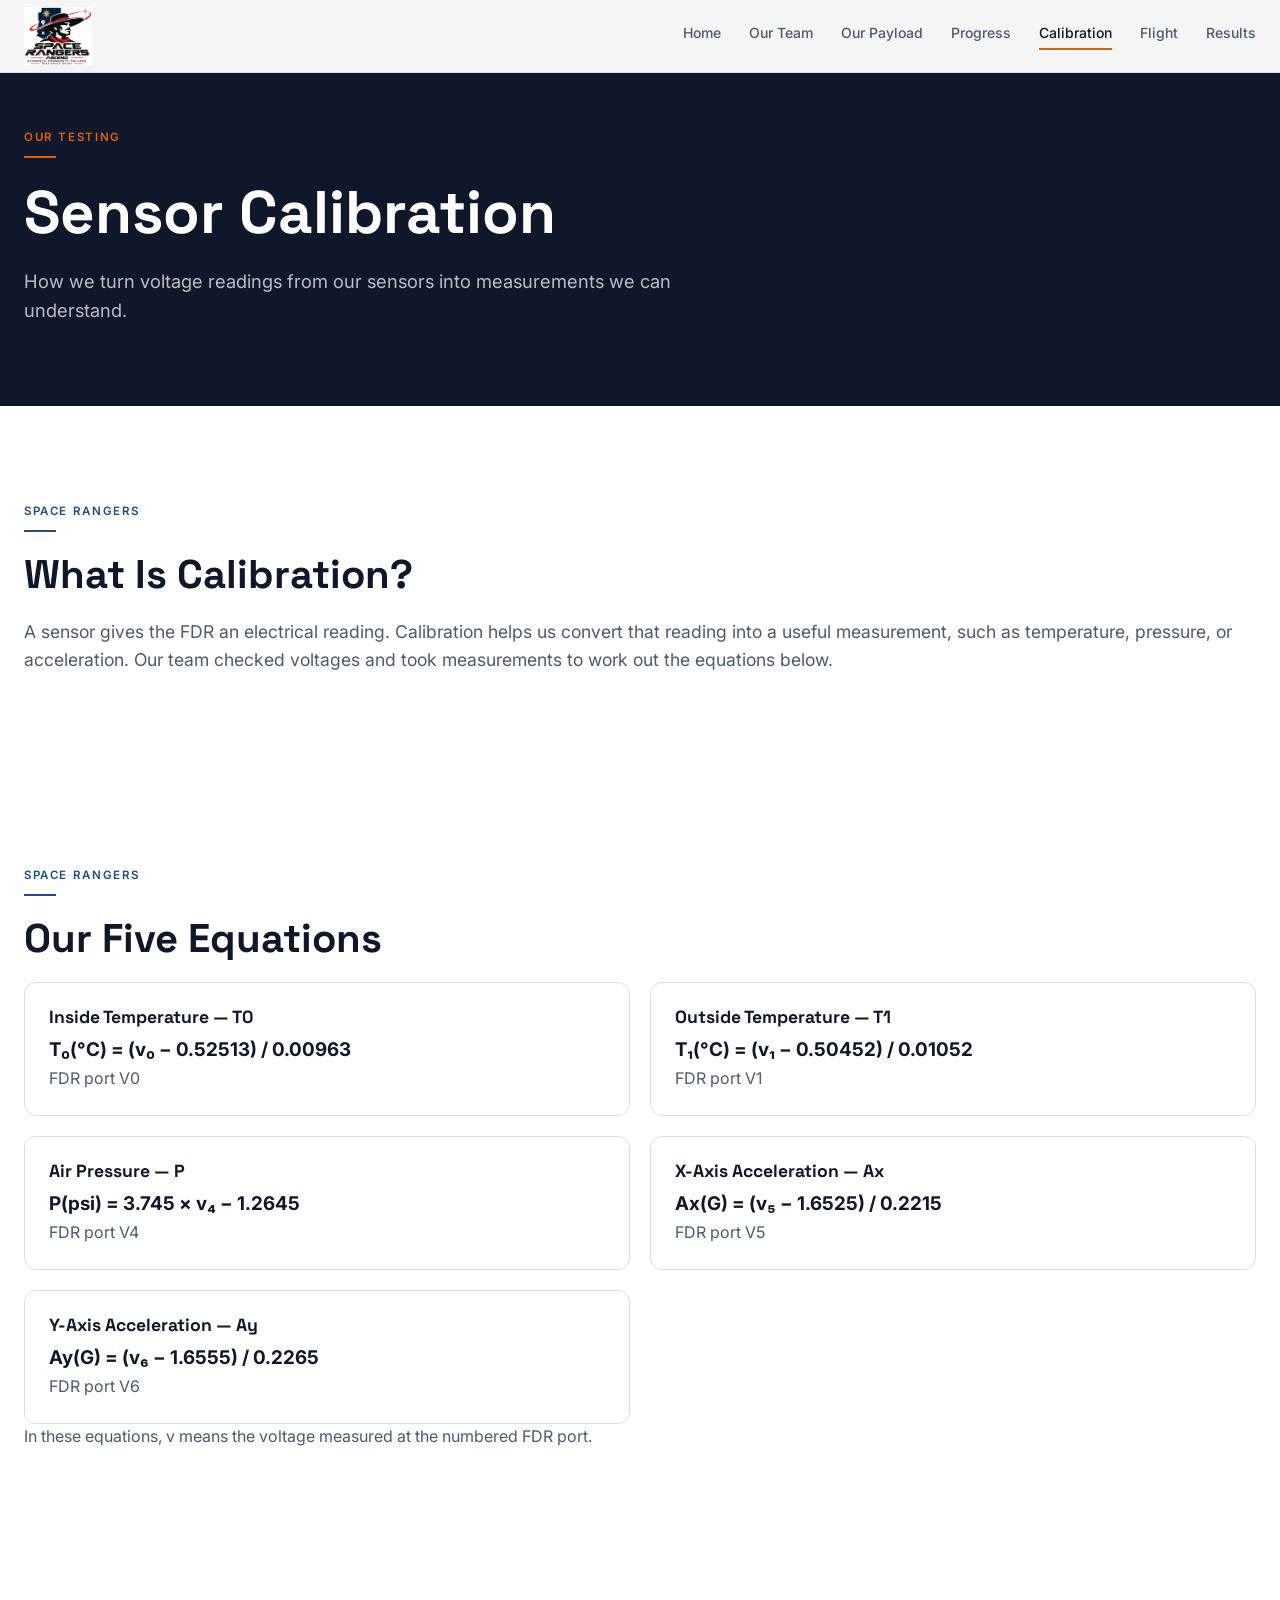
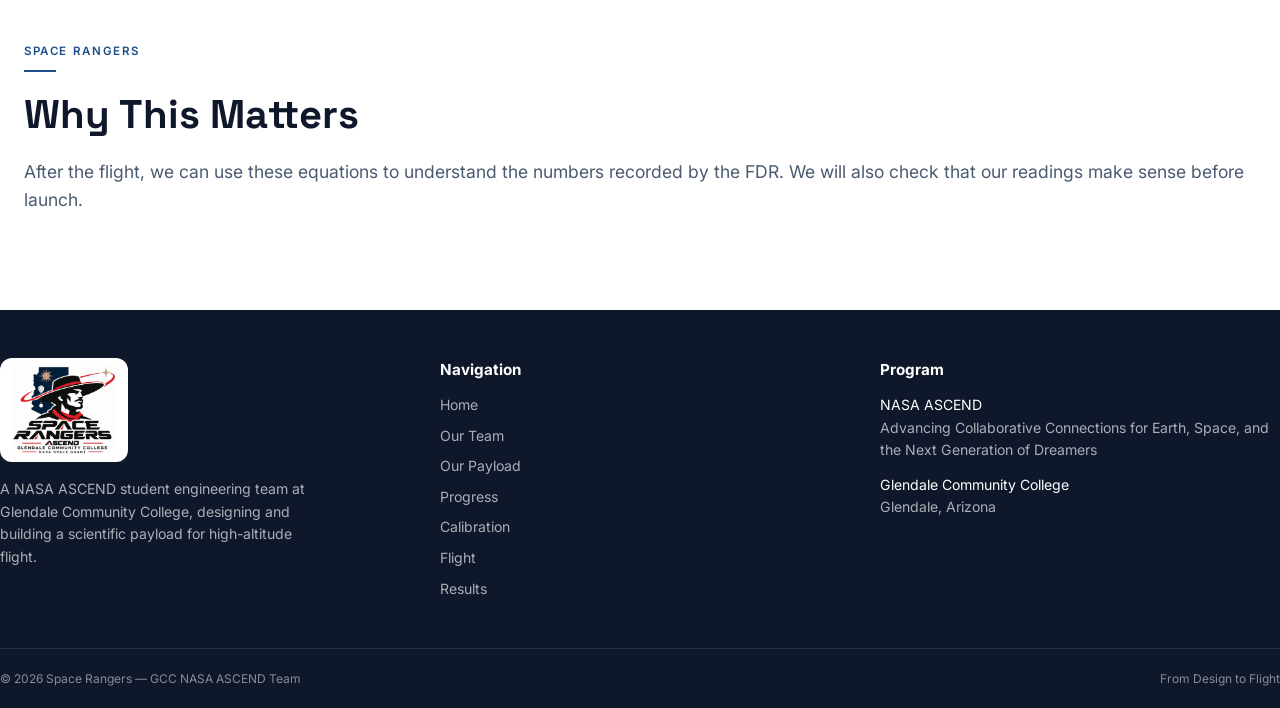
<file: calibration.html>
<!DOCTYPE html>
<html lang="en">
<head>
  <meta charset="utf-8">
  <meta name="viewport" content="width=device-width, initial-scale=1">
  <title>Sensor Calibration — Space Rangers NASA ASCEND GCC</title>
  <meta name="description" content="Space Rangers is a NASA ASCEND student engineering team at Glendale Community College designing and building a scientific payload for high-altitude balloon flight.">
  <meta property="og:title" content="Sensor Calibration — Space Rangers NASA ASCEND GCC">
  <meta property="og:description" content="From design to flight — follow our team's engineering journey through the NASA ASCEND program.">
  <meta property="og:type" content="website">
  <meta name="twitter:card" content="summary_large_image">
  <link rel="icon" href="assets/images/logo.png">
  <link rel="preconnect" href="https://fonts.googleapis.com">
  <link rel="preconnect" href="https://fonts.gstatic.com" crossorigin>
  <link rel="stylesheet" href="https://fonts.googleapis.com/css2?family=Inter:wght@400;500;600;700&family=Space+Grotesk:wght@500;600;700&display=swap">
  <link rel="stylesheet" href="css/styles.css">
</head>
<body data-page="calibration">
  <!-- Header and footer are shared by every page. Edit them in js/main.js -->
  <div id="site-header"></div>

  <main class="page" id="p-calibration">
    <section class="hero">
      <div class="wrap">
        <p class="eyebrow acc">Our Testing</p>
        <div class="bar acc-bg"></div>
        <h1>Sensor Calibration</h1>
        <p class="lead">How we turn voltage readings from our sensors into measurements we can understand.</p>
      </div>
    </section>
    <section class="sec">
      <div class="wrap">
        <p class="eyebrow">Space Rangers</p>
        <div class="bar"></div>
        <h2>What Is Calibration?</h2>
        <p class="muted lg">A sensor gives the FDR an electrical reading. Calibration helps us convert that reading into a useful measurement, such as temperature, pressure, or acceleration. Our team checked voltages and took measurements to work out the equations below.</p>
      </div>
    </section>
    <section class="sec">
      <div class="wrap">
        <p class="eyebrow">Space Rangers</p>
        <div class="bar"></div>
        <h2>Our Five Equations</h2>
        <div class="grid2">
          <div class="card" style="padding:24px">
            <h3>Inside Temperature — T0</h3>
            <p class="eq">T₀(°C) = (v₀ − 0.52513) / 0.00963</p>
            <p class="muted">FDR port V0</p>
          </div>
          <div class="card" style="padding:24px">
            <h3>Outside Temperature — T1</h3>
            <p class="eq">T₁(°C) = (v₁ − 0.50452) / 0.01052</p>
            <p class="muted">FDR port V1</p>
          </div>
          <div class="card" style="padding:24px">
            <h3>Air Pressure — P</h3>
            <p class="eq">P(psi) = 3.745 × v₄ − 1.2645</p>
            <p class="muted">FDR port V4</p>
          </div>
          <div class="card" style="padding:24px">
            <h3>X-Axis Acceleration — Ax</h3>
            <p class="eq">Ax(G) = (v₅ − 1.6525) / 0.2215</p>
            <p class="muted">FDR port V5</p>
          </div>
          <div class="card" style="padding:24px">
            <h3>Y-Axis Acceleration — Ay</h3>
            <p class="eq">Ay(G) = (v₆ − 1.6555) / 0.2265</p>
            <p class="muted">FDR port V6</p>
          </div>
        </div>
        <p class="muted">In these equations, v means the voltage measured at the numbered FDR port.</p>
      </div>
    </section>
    <section class="sec">
      <div class="wrap">
        <p class="eyebrow">Space Rangers</p>
        <div class="bar"></div>
        <h2>Why This Matters</h2>
        <p class="muted lg">After the flight, we can use these equations to understand the numbers recorded by the FDR. We will also check that our readings make sense before launch.</p>
      </div>
    </section>
  </main>

  <div id="site-footer"></div>
  <script src="js/main.js"></script>
</body>
</html>
</file>
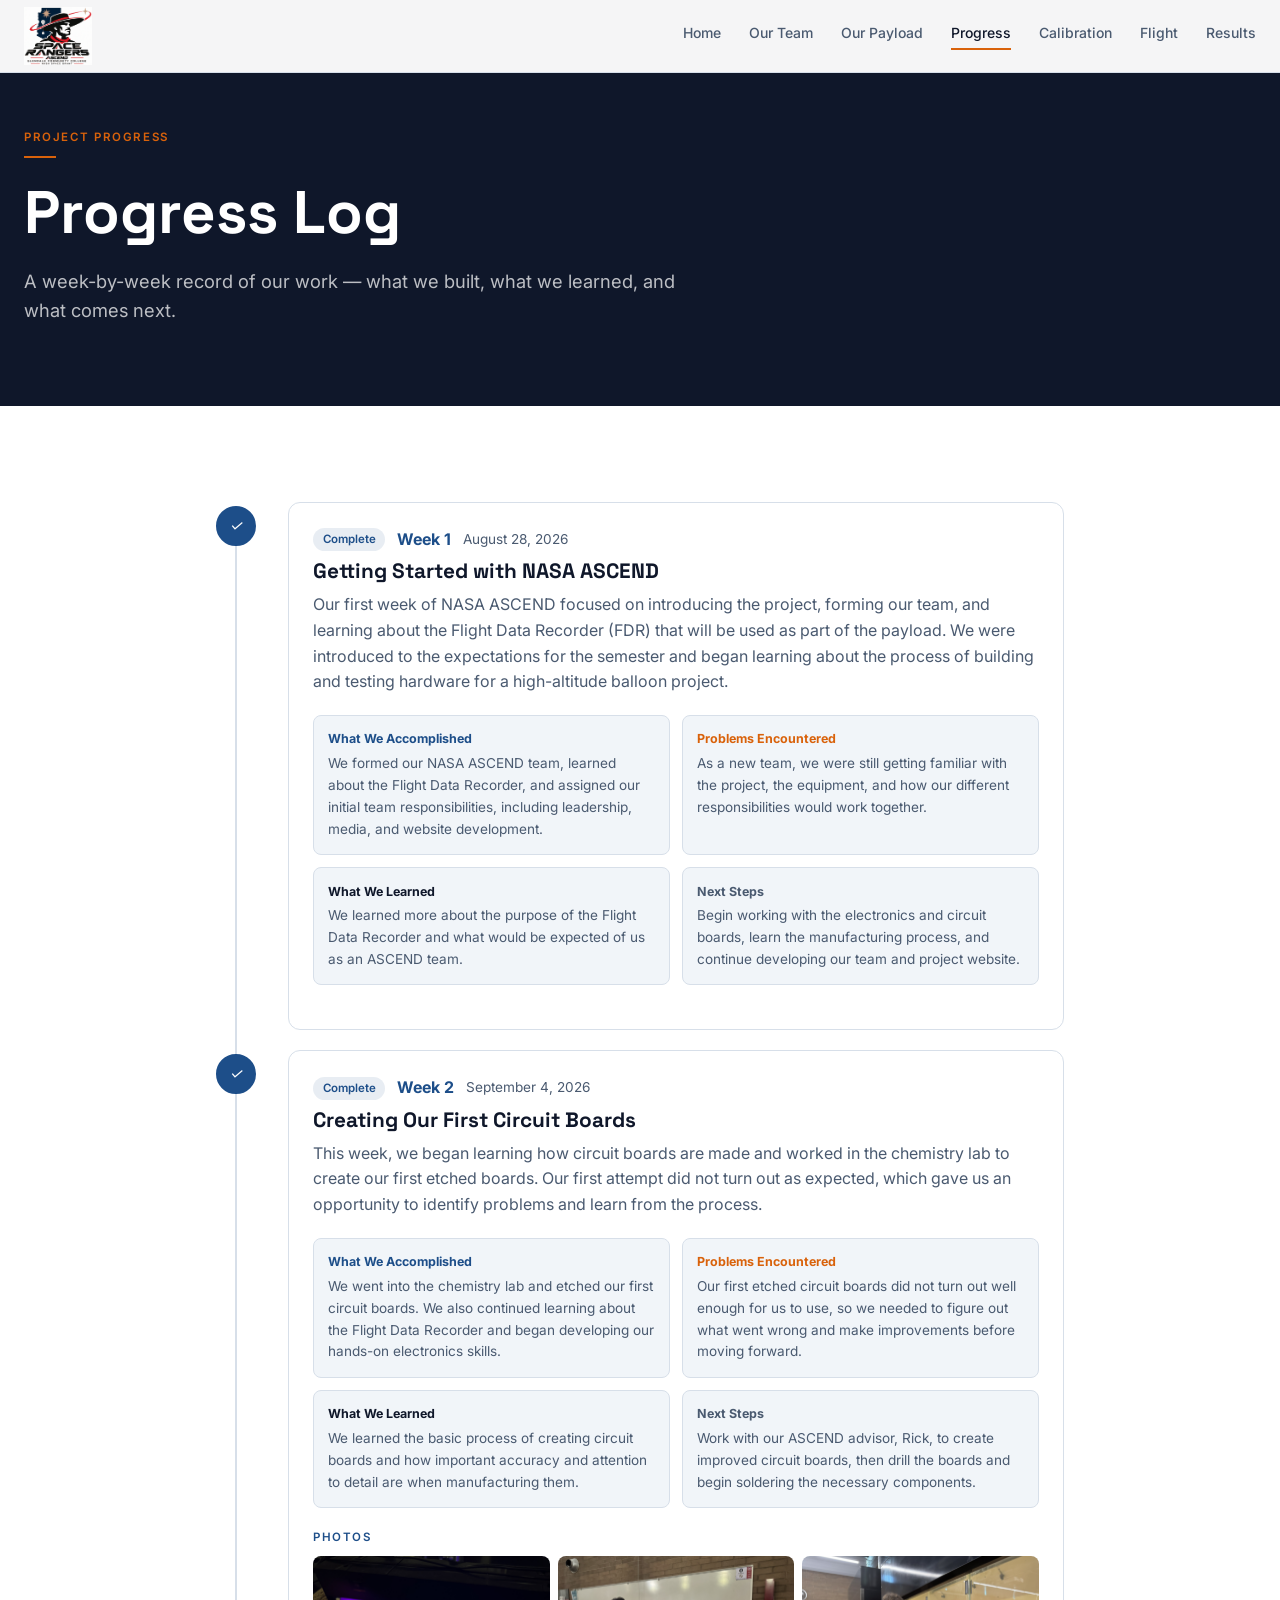
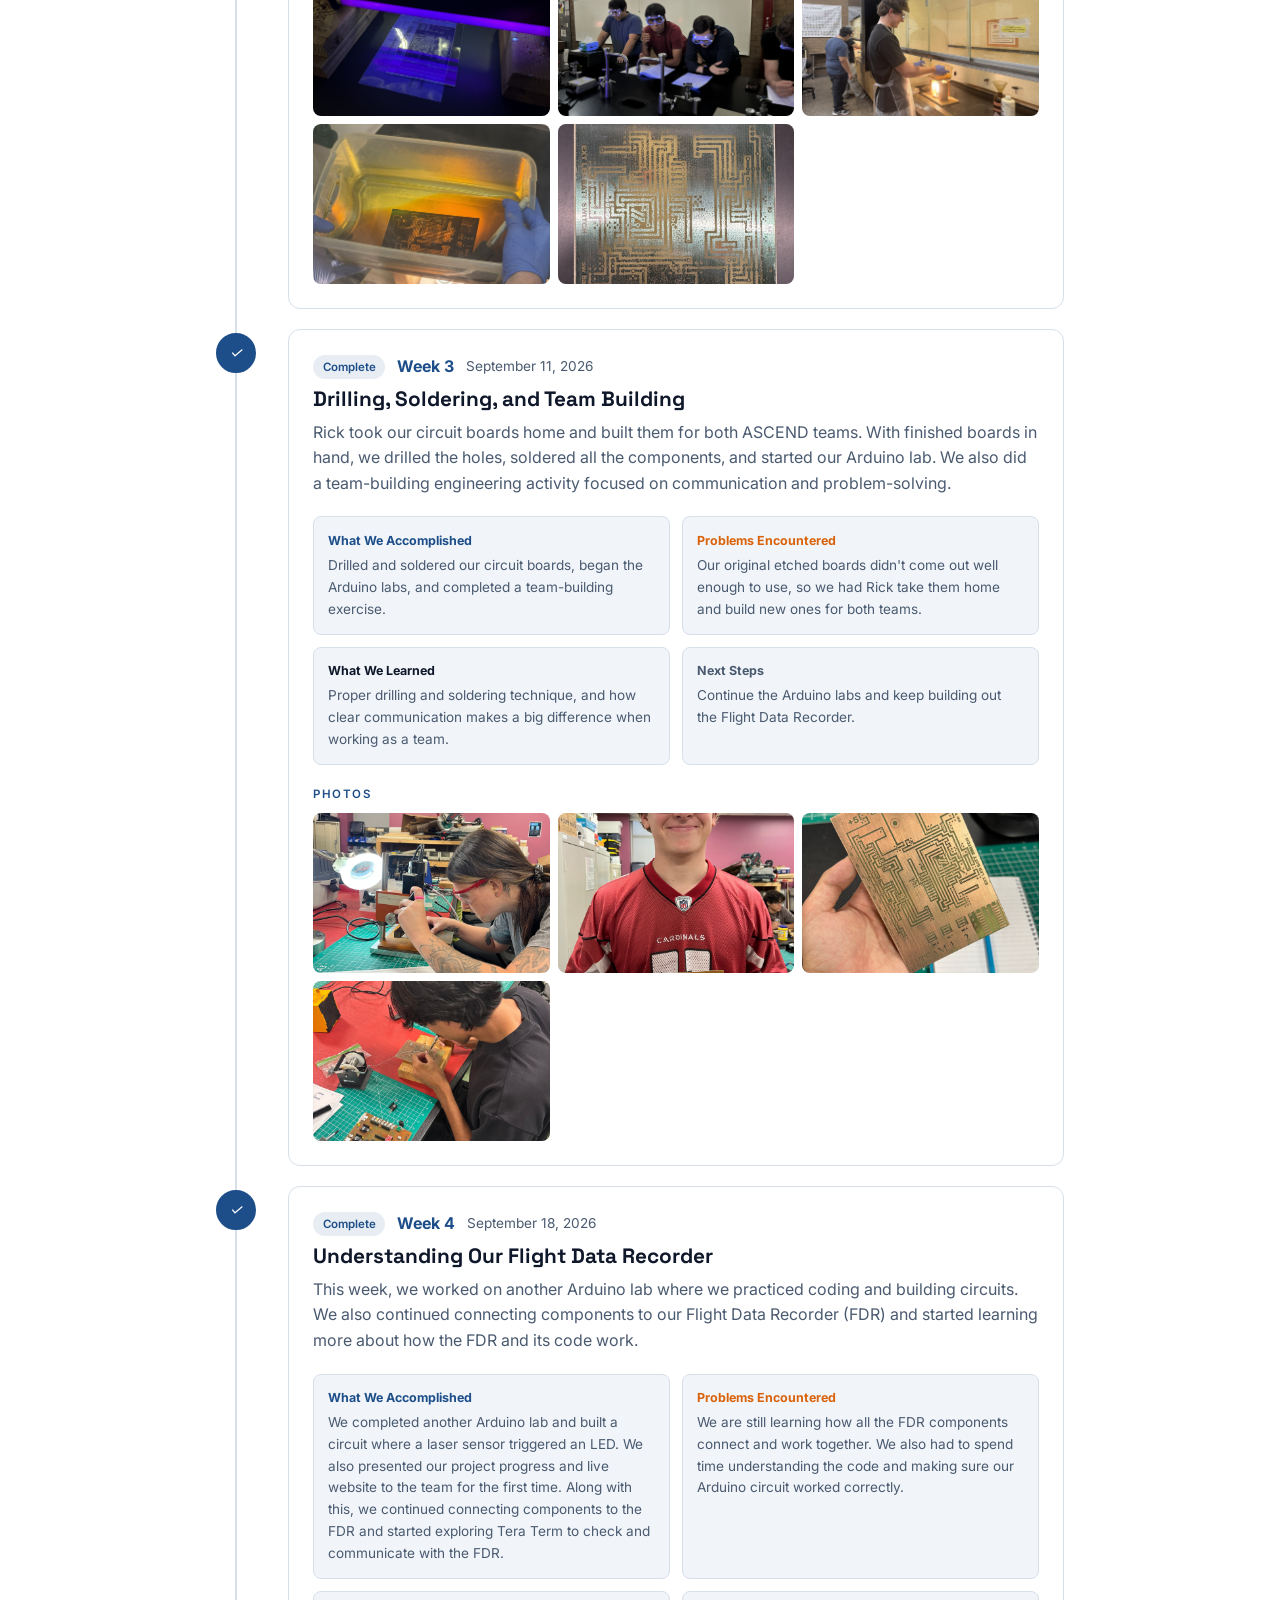
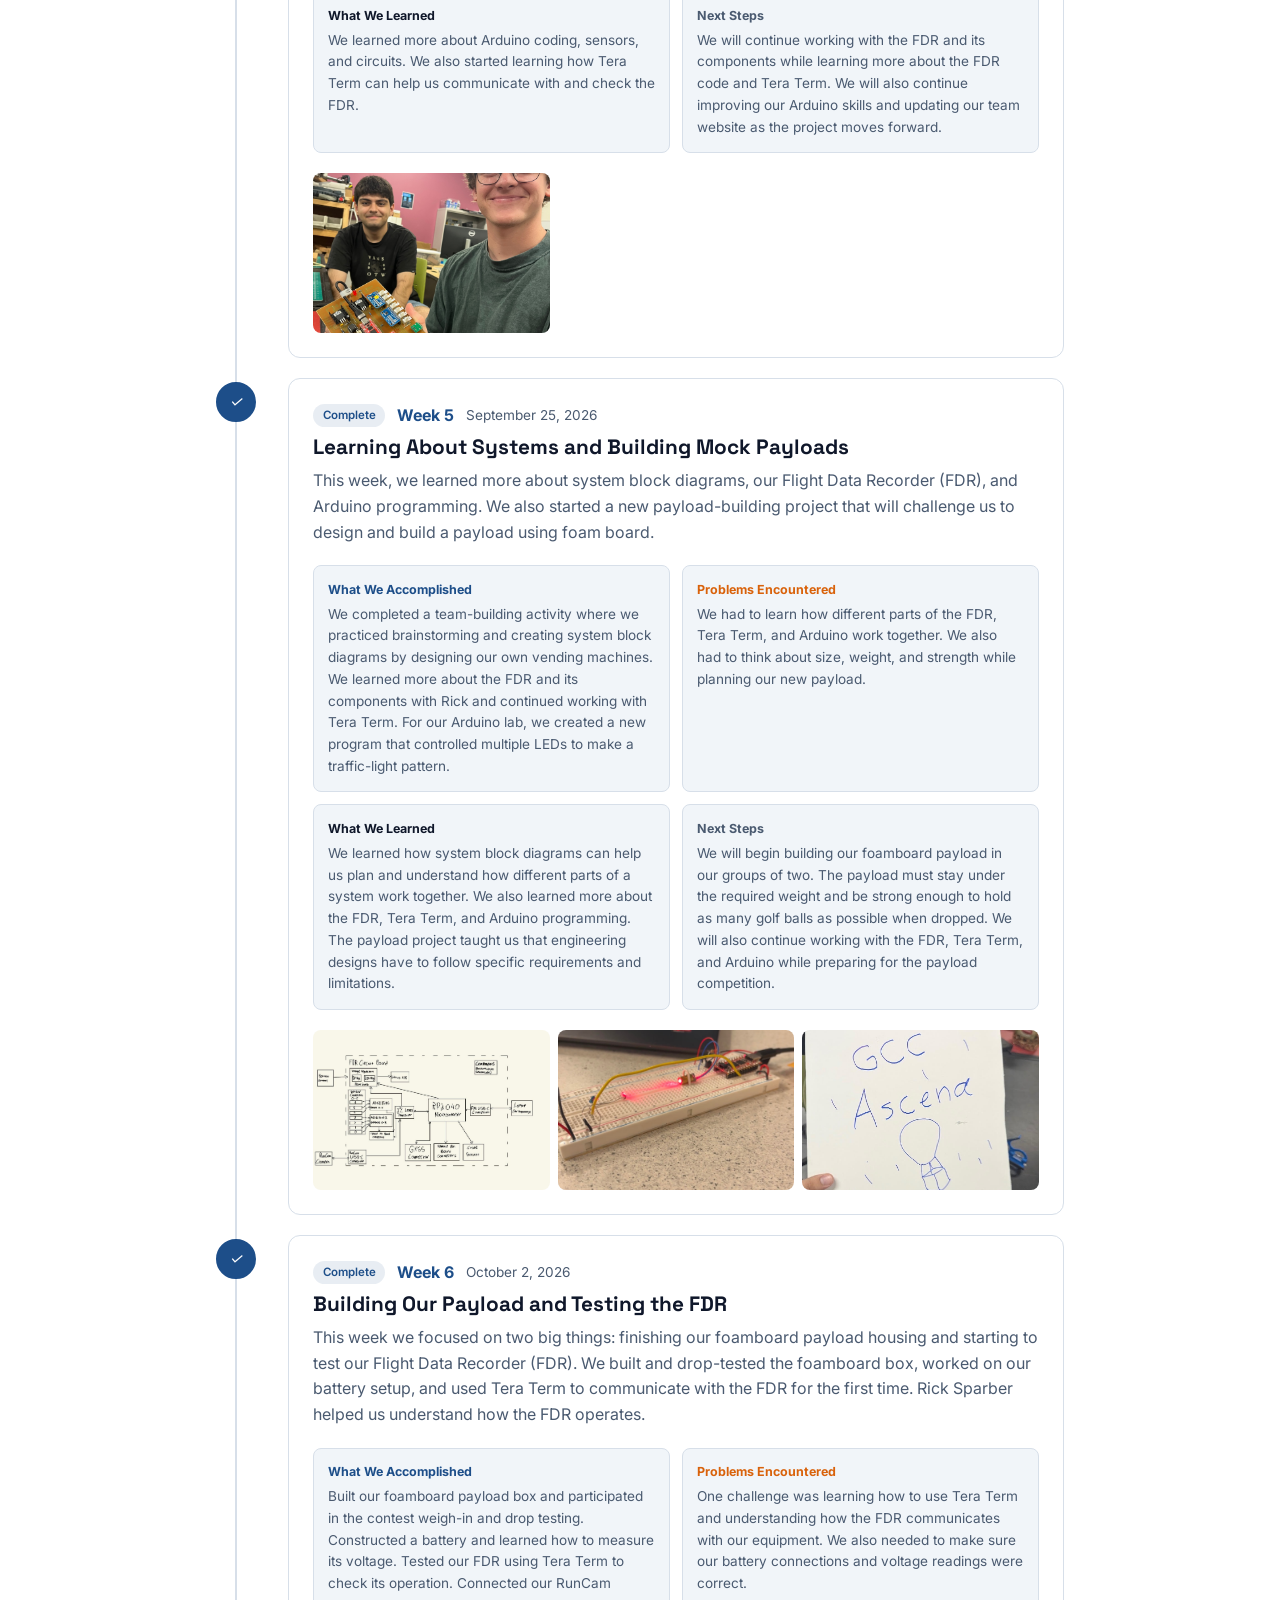
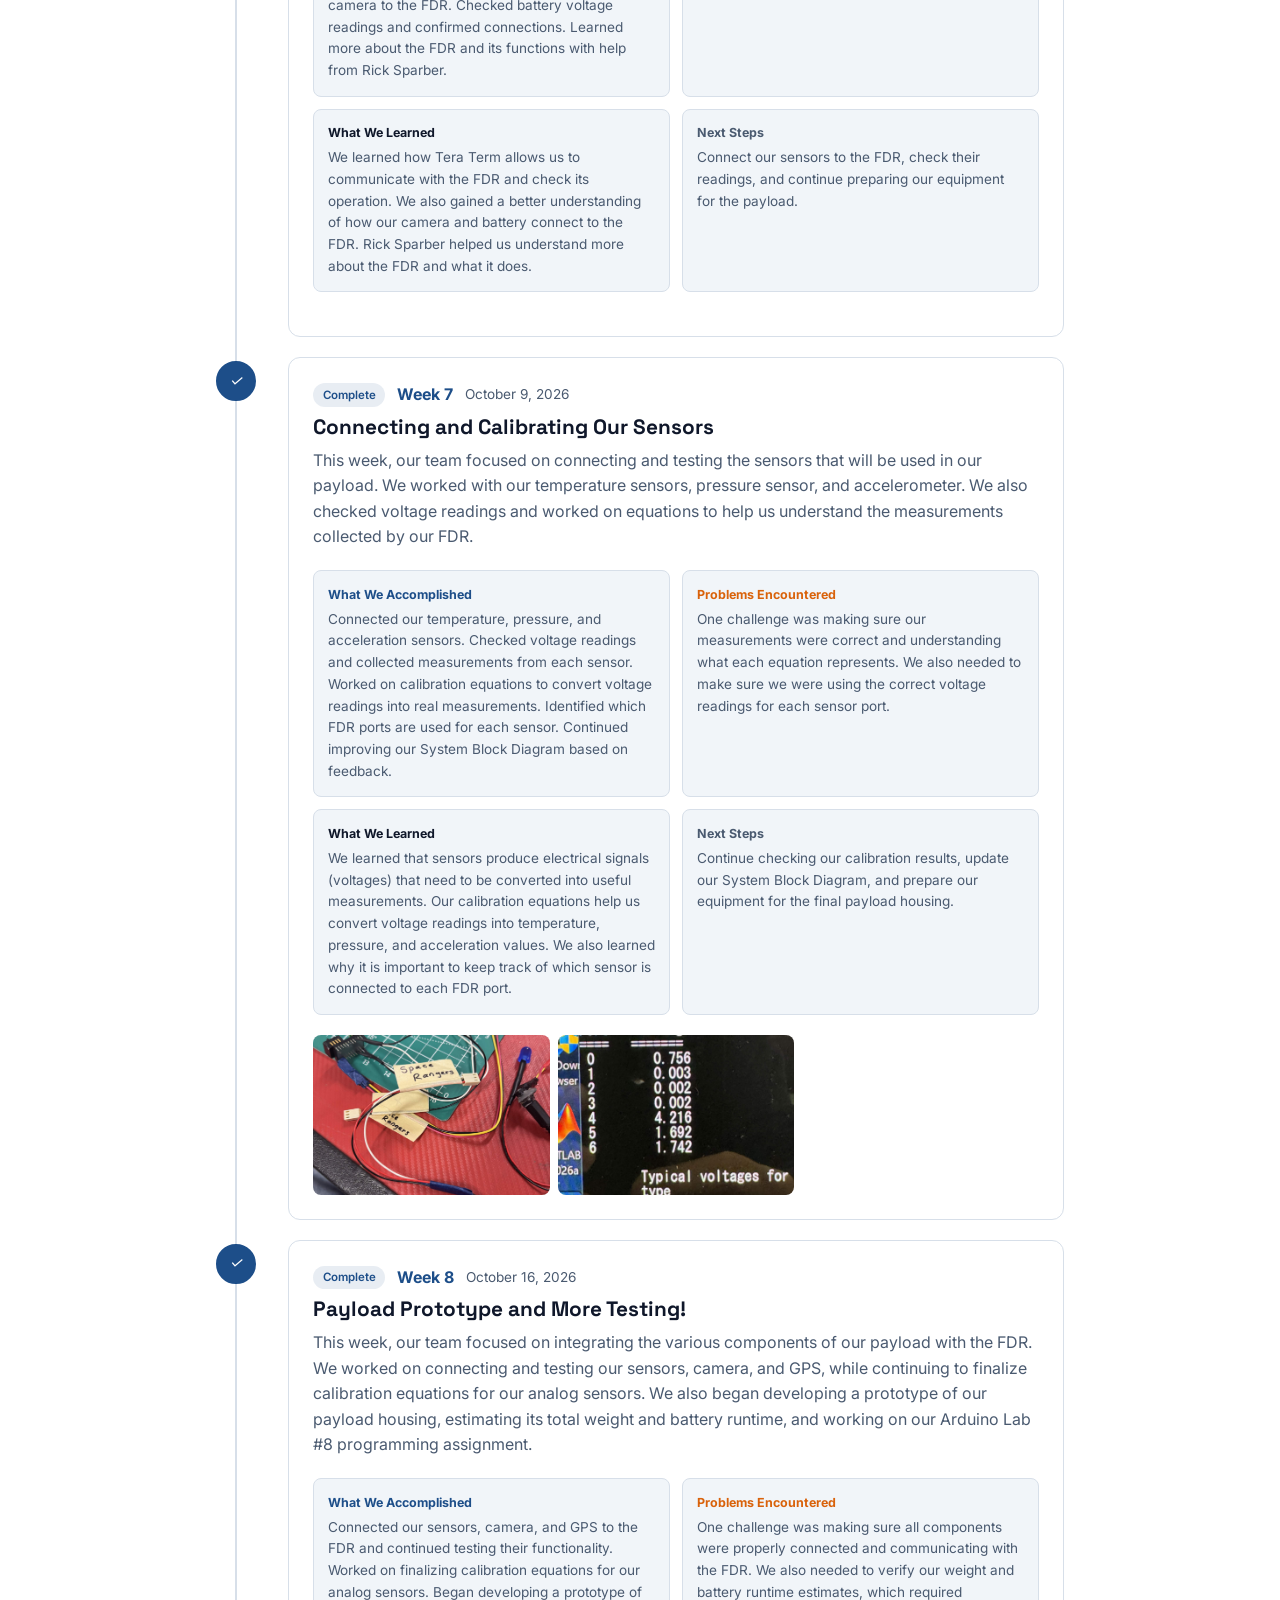
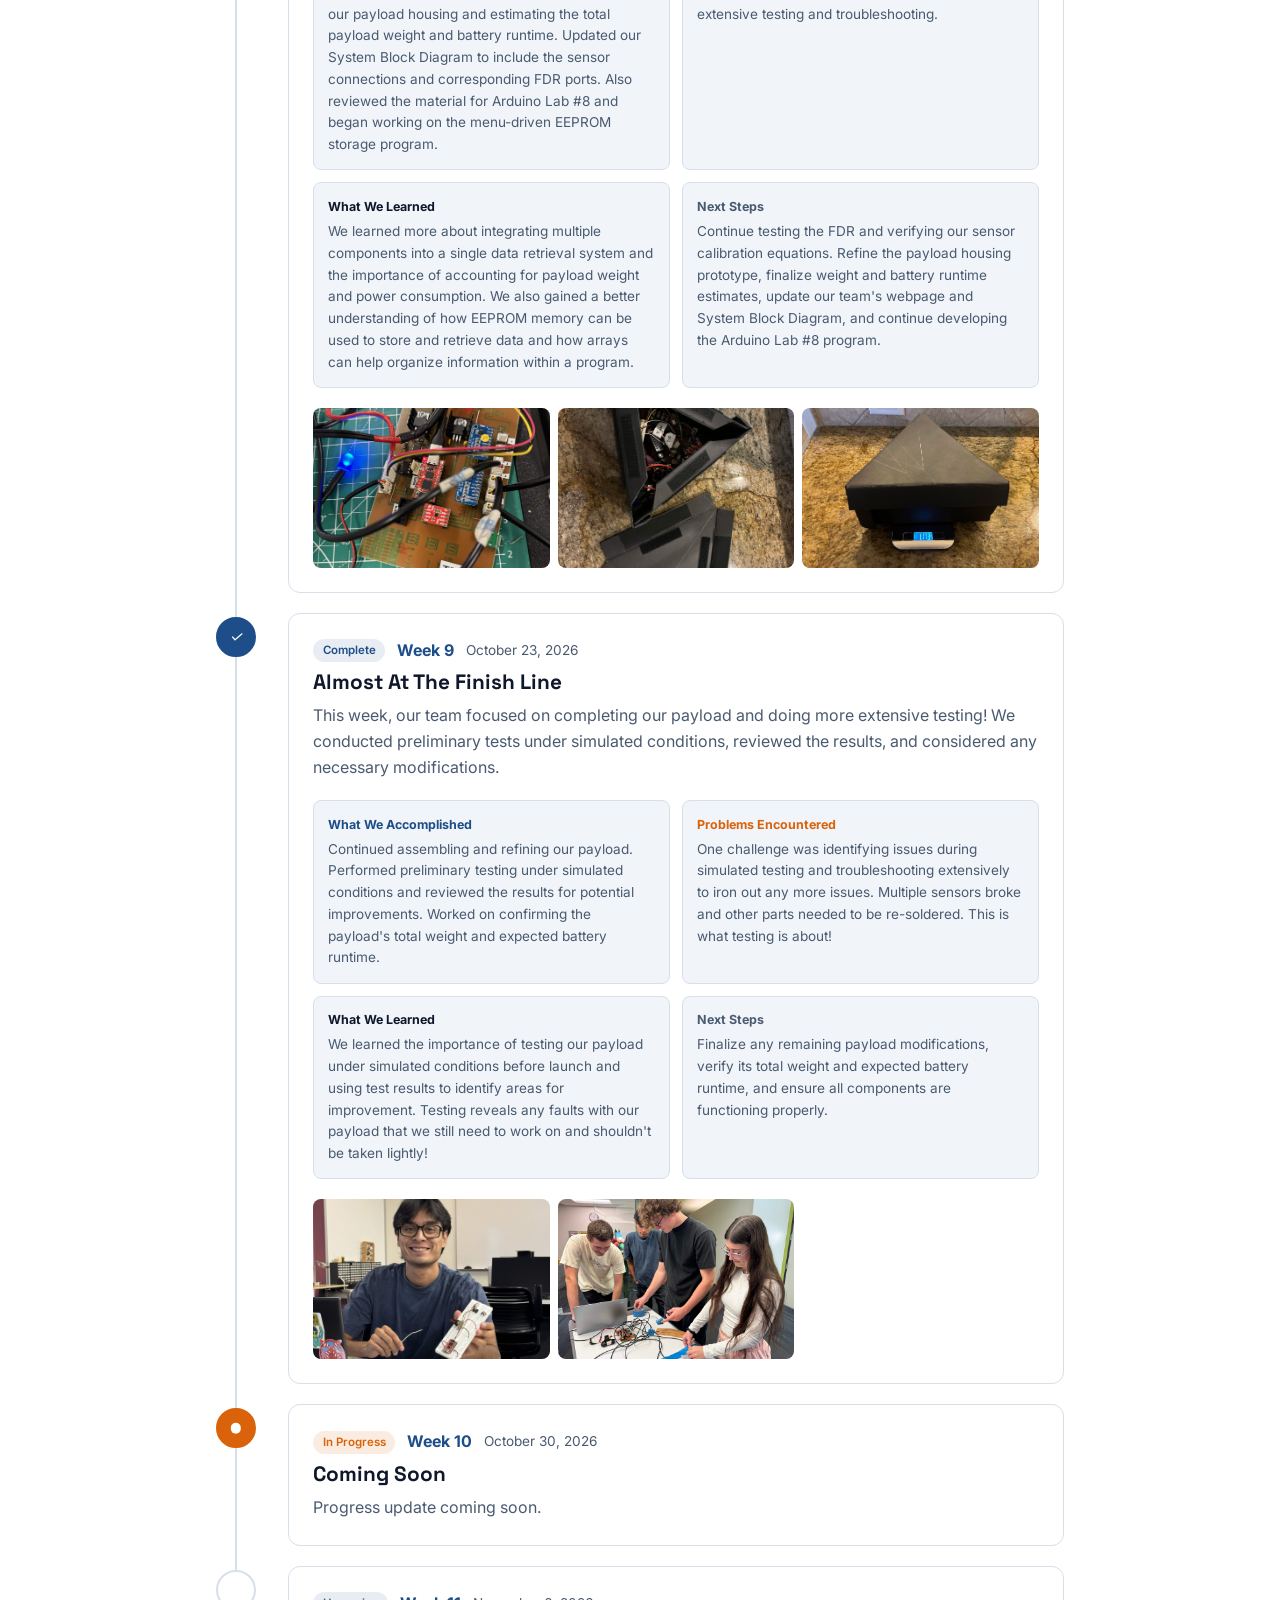
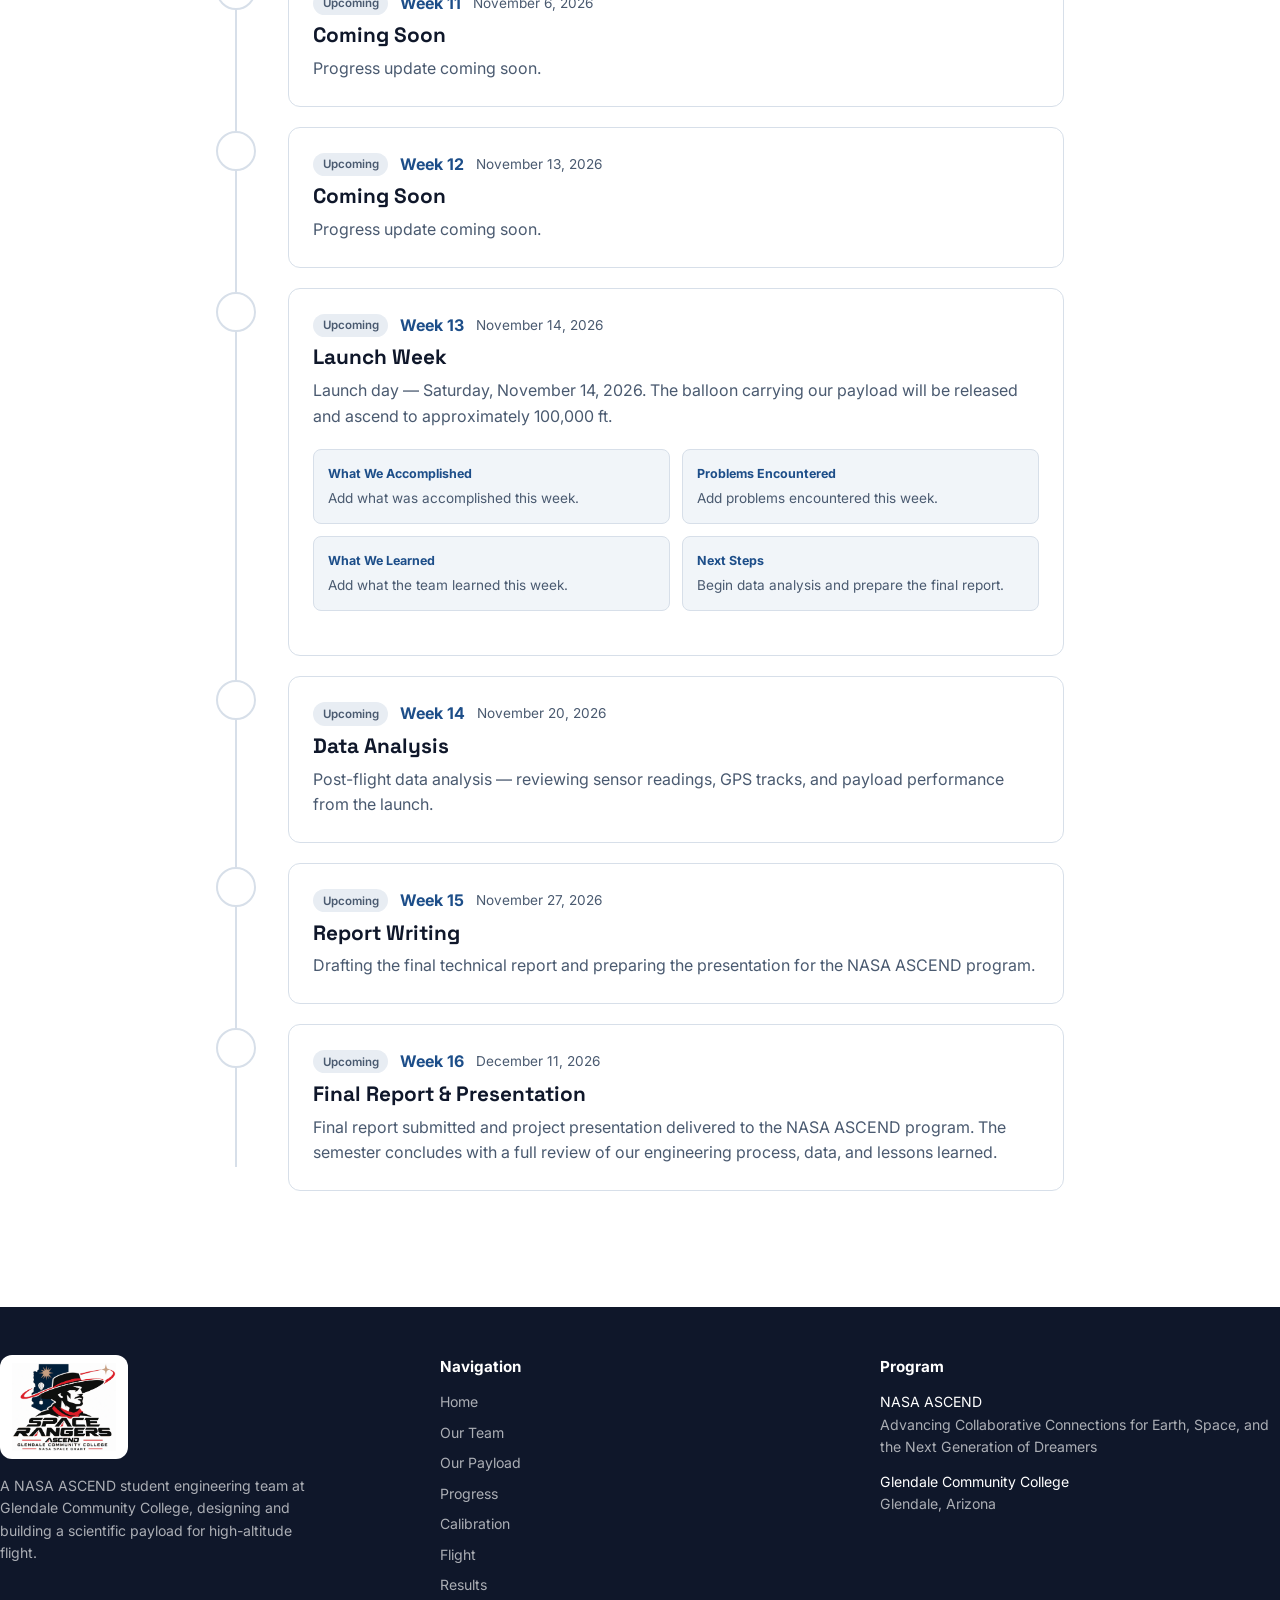
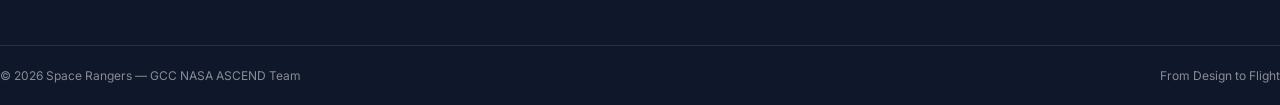
<file: progress.html>
<!DOCTYPE html>
<html lang="en">
<head>
  <meta charset="utf-8">
  <meta name="viewport" content="width=device-width, initial-scale=1">
  <title>Progress Log — Space Rangers NASA ASCEND GCC</title>
  <meta name="description" content="Space Rangers is a NASA ASCEND student engineering team at Glendale Community College designing and building a scientific payload for high-altitude balloon flight.">
  <meta property="og:title" content="Progress Log — Space Rangers NASA ASCEND GCC">
  <meta property="og:description" content="From design to flight — follow our team's engineering journey through the NASA ASCEND program.">
  <meta property="og:type" content="website">
  <meta name="twitter:card" content="summary_large_image">
  <link rel="icon" href="assets/images/logo.png">
  <link rel="preconnect" href="https://fonts.googleapis.com">
  <link rel="preconnect" href="https://fonts.gstatic.com" crossorigin>
  <link rel="stylesheet" href="https://fonts.googleapis.com/css2?family=Inter:wght@400;500;600;700&family=Space+Grotesk:wght@500;600;700&display=swap">
  <link rel="stylesheet" href="css/styles.css">
</head>
<body data-page="progress">
  <!-- Header and footer are shared by every page. Edit them in js/main.js -->
  <div id="site-header"></div>

  <main class="page" id="p-progress">
    <section class="hero">
      <div class="wrap">
        <p class="eyebrow acc">Project Progress</p>
        <div class="bar acc-bg"></div>
        <h1>Progress Log</h1>
        <p class="lead">A week-by-week record of our work — what we built, what we learned, and what comes next.</p>
      </div>
    </section>
    <section class="sec">
      <div class="wrap narrow2 timeline">
        <div class="entry"><i class="dot complete big"></i>
          <div class="card">
            <div class="meta-row"><span class="badge complete">Complete</span><b class="pri">Week 1</b><span class="muted sm">August 28, 2026</span></div>
            <h3 class="lg">Getting Started with NASA ASCEND</h3>
            <p class="muted">Our first week of NASA ASCEND focused on introducing the project, forming our team, and learning about the Flight Data Recorder (FDR) that will be used as part of the payload. We were introduced to the expectations for the semester and began learning about the process of building and testing hardware for a high-altitude balloon project.</p>
            <div class="grid2 tight">
              <div class="box"><b class="pri">What We Accomplished</b>
                <p>We formed our NASA ASCEND team, learned about the Flight Data Recorder, and assigned our initial team responsibilities, including leadership, media, and website development.</p>
              </div>
              <div class="box"><b class="acc">Problems Encountered</b>
                <p>As a new team, we were still getting familiar with the project, the equipment, and how our different responsibilities would work together.</p>
              </div>
              <div class="box"><b>What We Learned</b>
                <p>We learned more about the purpose of the Flight Data Recorder and what would be expected of us as an ASCEND team.</p>
              </div>
              <div class="box"><b class="muted">Next Steps</b>
                <p>Begin working with the electronics and circuit boards, learn the manufacturing process, and continue developing our team and project website.</p>
              </div>
            </div>
          </div>
        </div>
        <div class="entry"><i class="dot complete big"></i>
          <div class="card">
            <div class="meta-row"><span class="badge complete">Complete</span><b class="pri">Week 2</b><span class="muted sm">September 4, 2026</span></div>
            <h3 class="lg">Creating Our First Circuit Boards</h3>
            <p class="muted">This week, we began learning how circuit boards are made and worked in the chemistry lab to create our first etched boards. Our first attempt did not turn out as expected, which gave us an opportunity to identify problems and learn from the process.</p>
            <div class="grid2 tight">
              <div class="box"><b class="pri">What We Accomplished</b>
                <p>We went into the chemistry lab and etched our first circuit boards. We also continued learning about the Flight Data Recorder and began developing our hands-on electronics skills.</p>
              </div>
              <div class="box"><b class="acc">Problems Encountered</b>
                <p>Our first etched circuit boards did not turn out well enough for us to use, so we needed to figure out what went wrong and make improvements before moving forward.</p>
              </div>
              <div class="box"><b>What We Learned</b>
                <p>We learned the basic process of creating circuit boards and how important accuracy and attention to detail are when manufacturing them.</p>
              </div>
              <div class="box"><b class="muted">Next Steps</b>
                <p>Work with our ASCEND advisor, Rick, to create improved circuit boards, then drill the boards and begin soldering the necessary components.</p>
              </div>
            </div>
            <p class="eyebrow">Photos</p>
            <div class="photos"><img alt="UV exposure of PCB layout" src="assets/images/progress/week2/photo-1.jpg"><img alt="Team working in chemistry lab with safety goggles" src="assets/images/progress/week2/photo-2.jpg"><img alt="Student etching circuit board in fume hood" src="assets/images/progress/week2/photo-3.jpg"><img alt="Circuit board in ferric chloride etch bath" src="assets/images/progress/week2/photo-4.jpg"><img alt="Finished etched PCB with copper traces" src="assets/images/progress/week2/photo-5.jpg"></div>
          </div>
        </div>
        <div class="entry"><i class="dot complete big"></i>
          <div class="card">
            <div class="meta-row"><span class="badge complete">Complete</span><b class="pri">Week 3</b><span class="muted sm">September 11, 2026</span></div>
            <h3 class="lg">Drilling, Soldering, and Team Building</h3>
            <p class="muted">Rick took our circuit boards home and built them for both ASCEND teams. With finished boards in hand, we drilled the holes, soldered all the components, and started our Arduino lab. We also did a team-building engineering activity focused on communication and problem-solving.</p>
            <div class="grid2 tight">
              <div class="box"><b class="pri">What We Accomplished</b>
                <p>Drilled and soldered our circuit boards, began the Arduino labs, and completed a team-building exercise.</p>
              </div>
              <div class="box"><b class="acc">Problems Encountered</b>
                <p>Our original etched boards didn't come out well enough to use, so we had Rick take them home and build new ones for both teams.</p>
              </div>
              <div class="box"><b>What We Learned</b>
                <p>Proper drilling and soldering technique, and how clear communication makes a big difference when working as a team.</p>
              </div>
              <div class="box"><b class="muted">Next Steps</b>
                <p>Continue the Arduino labs and keep building out the Flight Data Recorder.</p>
              </div>
            </div>
            <p class="eyebrow">Photos</p>
            <div class="photos"><img alt="Team member drilling circuit board in makerspace" src="assets/images/progress/week3/photo-1.jpg"><img alt="Student holding finished etched PCB" src="assets/images/progress/week3/photo-2.jpg"><img alt="Close-up of completed copper trace circuit board" src="assets/images/progress/week3/photo-3.jpg"><img alt="Team member soldering components onto circuit board" src="assets/images/progress/week3/photo-4.jpg"></div>
          </div>
        </div>
        <div class="entry"><i class="dot complete big"></i>
          <div class="card">
            <div class="meta-row"><span class="badge complete">Complete</span><b class="pri">Week 4</b><span class="muted sm">September 18, 2026</span></div>
            <h3 class="lg">Understanding Our Flight Data Recorder</h3>
            <p class="muted">This week, we worked on another Arduino lab where we practiced coding and building circuits. We also continued connecting components to our Flight Data Recorder (FDR) and started learning more about how the FDR and its code work.</p>
            <div class="grid2 tight">
              <div class="box"><b class="pri">What We Accomplished</b>
                <p>We completed another Arduino lab and built a circuit where a laser sensor triggered an LED. We also presented our project progress and live website to the team for the first time. Along with this, we continued connecting components to the FDR and started exploring Tera Term to check and communicate with the FDR.</p>
              </div>
              <div class="box"><b class="acc">Problems Encountered</b>
                <p>We are still learning how all the FDR components connect and work together. We also had to spend time understanding the code and making sure our Arduino circuit worked correctly.</p>
              </div>
              <div class="box"><b>What We Learned</b>
                <p>We learned more about Arduino coding, sensors, and circuits. We also started learning how Tera Term can help us communicate with and check the FDR.</p>
              </div>
              <div class="box"><b class="muted">Next Steps</b>
                <p>We will continue working with the FDR and its components while learning more about the FDR code and Tera Term. We will also continue improving our Arduino skills and updating our team website as the project moves forward.</p>
              </div>
            </div>
            <div class="photos"><img alt="Team members holding circuit board in makerspace" src="assets/images/progress/week4/photo-1.jpg"></div>
          </div>
        </div>
        <div class="entry"><i class="dot complete big"></i>
          <div class="card">
            <div class="meta-row"><span class="badge complete">Complete</span><b class="pri">Week 5</b><span class="muted sm">September 25, 2026</span></div>
            <h3 class="lg">Learning About Systems and Building Mock Payloads</h3>
            <p class="muted">This week, we learned more about system block diagrams, our Flight Data Recorder (FDR), and Arduino programming. We also started a new payload-building project that will challenge us to design and build a payload using foam board.</p>
            <div class="grid2 tight">
              <div class="box"><b class="pri">What We Accomplished</b>
                <p>We completed a team-building activity where we practiced brainstorming and creating system block diagrams by designing our own vending machines. We learned more about the FDR and its components with Rick and continued working with Tera Term. For our Arduino lab, we created a new program that controlled multiple LEDs to make a traffic-light pattern.</p>
              </div>
              <div class="box"><b class="acc">Problems Encountered</b>
                <p>We had to learn how different parts of the FDR, Tera Term, and Arduino work together. We also had to think about size, weight, and strength while planning our new payload.</p>
              </div>
              <div class="box"><b>What We Learned</b>
                <p>We learned how system block diagrams can help us plan and understand how different parts of a system work together. We also learned more about the FDR, Tera Term, and Arduino programming. The payload project taught us that engineering designs have to follow specific requirements and limitations.</p>
              </div>
              <div class="box"><b class="muted">Next Steps</b>
                <p>We will begin building our foamboard payload in our groups of two. The payload must stay under the required weight and be strong enough to hold as many golf balls as possible when dropped. We will also continue working with the FDR, Tera Term, and Arduino while preparing for the payload competition.</p>
              </div>
            </div>
            <div class="photos"><img alt="Mock SBD" src="assets/images/progress/week5/photo-1.jpg"><img alt="Breadboarding arduino project" src="assets/images/progress/week5/photo-2.jpg"><img alt="Payload housing design" src="assets/images/progress/week5/photo-3.jpg"></div>
          </div>
        </div>
        <div class="entry"><i class="dot complete big"></i>
          <div class="card">
            <div class="meta-row"><span class="badge complete">Complete</span><b class="pri">Week 6</b><span class="muted sm">October 2, 2026</span></div>
            <h3 class="lg">Building Our Payload and Testing the FDR</h3>
            <p class="muted">This week we focused on two big things: finishing our foamboard payload housing and starting to test our Flight Data Recorder (FDR). We built and drop-tested the foamboard box, worked on our battery setup, and used Tera Term to communicate with the FDR for the first time. Rick Sparber helped us understand how the FDR operates.</p>
            <div class="grid2 tight">
              <div class="box"><b class="pri">What We Accomplished</b>
                <p>Built our foamboard payload box and participated in the contest weigh-in and drop testing. Constructed a battery and learned how to measure its voltage. Tested our FDR using Tera Term to check its operation. Connected our RunCam camera to the FDR. Checked battery voltage readings and confirmed connections. Learned more about the FDR and its functions with help from Rick Sparber.</p>
              </div>
              <div class="box"><b class="acc">Problems Encountered</b>
                <p>One challenge was learning how to use Tera Term and understanding how the FDR communicates with our equipment. We also needed to make sure our battery connections and voltage readings were correct.</p>
              </div>
              <div class="box"><b>What We Learned</b>
                <p>We learned how Tera Term allows us to communicate with the FDR and check its operation. We also gained a better understanding of how our camera and battery connect to the FDR. Rick Sparber helped us understand more about the FDR and what it does.</p>
              </div>
              <div class="box"><b class="muted">Next Steps</b>
                <p>Connect our sensors to the FDR, check their readings, and continue preparing our equipment for the payload.</p>
              </div>
            </div>
          </div>
        </div>
        <div class="entry"><i class="dot complete big"></i>
          <div class="card">
            <div class="meta-row"><span class="badge complete">Complete</span><b class="pri">Week 7</b><span class="muted sm">October 9, 2026</span></div>
            <h3 class="lg">Connecting and Calibrating Our Sensors</h3>
            <p class="muted">This week, our team focused on connecting and testing the sensors that will be used in our payload. We worked with our temperature sensors, pressure sensor, and accelerometer. We also checked voltage readings and worked on equations to help us understand the measurements collected by our FDR.</p>
            <div class="grid2 tight">
              <div class="box"><b class="pri">What We Accomplished</b>
                <p>Connected our temperature, pressure, and acceleration sensors. Checked voltage readings and collected measurements from each sensor. Worked on calibration equations to convert voltage readings into real measurements. Identified which FDR ports are used for each sensor. Continued improving our System Block Diagram based on feedback.</p>
              </div>
              <div class="box"><b class="acc">Problems Encountered</b>
                <p>One challenge was making sure our measurements were correct and understanding what each equation represents. We also needed to make sure we were using the correct voltage readings for each sensor port.</p>
              </div>
              <div class="box"><b>What We Learned</b>
                <p>We learned that sensors produce electrical signals (voltages) that need to be converted into useful measurements. Our calibration equations help us convert voltage readings into temperature, pressure, and acceleration values. We also learned why it is important to keep track of which sensor is connected to each FDR port.</p>
              </div>
              <div class="box"><b class="muted">Next Steps</b>
                <p>Continue checking our calibration results, update our System Block Diagram, and prepare our equipment for the final payload housing.</p>
              </div>
            </div>
            <div class="photos"><img src="assets/images/progress/week7/photo-1.jpg"><img src="assets/images/progress/week7/photo-2.jpg"></div>
          </div>
        </div>
        <div class="entry"><i class="dot complete big"></i>
          <div class="card">
            <div class="meta-row"><span class="badge complete">Complete</span><b class="pri">Week 8</b><span class="muted sm">October 16, 2026</span></div>
            <h3 class="lg">Payload Prototype and More Testing!</h3>
            <p class="muted">This week, our team focused on integrating the various components of our payload with the FDR. We worked on connecting and testing our sensors, camera, and GPS, while continuing to finalize calibration equations for our analog sensors. We also began developing a prototype of our payload housing, estimating its total weight and battery runtime, and working on our Arduino Lab #8 programming assignment.</p>
            <div class="grid2 tight">
              <div class="box"><b class="pri">What We Accomplished</b>
                <p>Connected our sensors, camera, and GPS to the FDR and continued testing their functionality. Worked on finalizing calibration equations for our analog sensors. Began developing a prototype of our payload housing and estimating the total payload weight and battery runtime. Updated our System Block Diagram to include the sensor connections and corresponding FDR ports. Also reviewed the material for Arduino Lab #8 and began working on the menu-driven EEPROM storage program.</p>
              </div>
              <div class="box"><b class="acc">Problems Encountered</b>
                <p>One challenge was making sure all components were properly connected and communicating with the FDR. We also needed to verify our weight and battery runtime estimates, which required extensive testing and troubleshooting.</p>
              </div>
              <div class="box"><b>What We Learned</b>
                <p>We learned more about integrating multiple components into a single data retrieval system and the importance of accounting for payload weight and power consumption. We also gained a better understanding of how EEPROM memory can be used to store and retrieve data and how arrays can help organize information within a program.</p>
              </div>
              <div class="box"><b class="muted">Next Steps</b>
                <p>Continue testing the FDR and verifying our sensor calibration equations. Refine the payload housing prototype, finalize weight and battery runtime estimates, update our team's webpage and System Block Diagram, and continue developing the Arduino Lab #8 program.</p>
              </div>
            </div>
            <div class="photos"><img src="assets/images/progress/week8/photo-1.jpg"><img src="assets/images/progress/week8/photo-2.jpg"><img src="assets/images/progress/week8/photo-3.jpg"></div>
          </div>
        </div>
        <div class="entry"><i class="dot complete big"></i>
          <div class="card">
            <div class="meta-row"><span class="badge complete">Complete</span><b class="pri">Week 9</b><span class="muted sm">October 23, 2026</span></div>
            <h3 class="lg">Almost At The Finish Line</h3>
            <p class="muted">This week, our team focused on completing our payload and doing more extensive testing! We conducted preliminary tests under simulated conditions, reviewed the results, and considered any necessary modifications.</p>
            <div class="grid2 tight">
              <div class="box"><b class="pri">What We Accomplished</b>
                <p>Continued assembling and refining our payload. Performed preliminary testing under simulated conditions and reviewed the results for potential improvements. Worked on confirming the payload's total weight and expected battery runtime.</p>
              </div>
              <div class="box"><b class="acc">Problems Encountered</b>
                <p>One challenge was identifying issues during simulated testing and troubleshooting extensively to iron out any more issues. Multiple sensors broke and other parts needed to be re-soldered. This is what testing is about!</p>
              </div>
              <div class="box"><b>What We Learned</b>
                <p>We learned the importance of testing our payload under simulated conditions before launch and using test results to identify areas for improvement. Testing reveals any faults with our payload that we still need to work on and shouldn't be taken lightly!</p>
              </div>
              <div class="box"><b class="muted">Next Steps</b>
                <p>Finalize any remaining payload modifications, verify its total weight and expected battery runtime, and ensure all components are functioning properly.</p>
              </div>
            </div>
            <div class="photos"><img src="assets/images/progress/week9/photo-1.jpg"><img src="assets/images/progress/week9/photo-2.jpg"></div>
          </div>
        </div>
        <div class="entry"><i class="dot active big"></i>
          <div class="card">
            <div class="meta-row"><span class="badge active">In Progress</span><b class="pri">Week 10</b><span class="muted sm">October 30, 2026</span></div>
            <h3 class="lg">Coming Soon</h3>
            <p class="muted">Progress update coming soon.</p>
          </div>
        </div>
        <div class="entry"><i class="dot big"></i>
          <div class="card">
            <div class="meta-row"><span class="badge upcoming">Upcoming</span><b class="pri">Week 11</b><span class="muted sm">November 6, 2026</span></div>
            <h3 class="lg">Coming Soon</h3>
            <p class="muted">Progress update coming soon.</p>
          </div>
        </div>
        <div class="entry"><i class="dot big"></i>
          <div class="card">
            <div class="meta-row"><span class="badge upcoming">Upcoming</span><b class="pri">Week 12</b><span class="muted sm">November 13, 2026</span></div>
            <h3 class="lg">Coming Soon</h3>
            <p class="muted">Progress update coming soon.</p>
          </div>
        </div>
        <div class="entry"><i class="dot big"></i>
          <div class="card">
            <div class="meta-row"><span class="badge upcoming">Upcoming</span><b class="pri">Week 13</b><span class="muted sm">November 14, 2026</span></div>
            <h3 class="lg">Launch Week</h3>
            <p class="muted">Launch day — Saturday, November 14, 2026. The balloon carrying our payload will be released and ascend to approximately 100,000 ft.</p>
            <div class="grid2 tight">
              <div class="box"><b class="pri">What We Accomplished</b>
                <p>Add what was accomplished this week.</p>
              </div>
              <div class="box"><b class="pri">Problems Encountered</b>
                <p>Add problems encountered this week.</p>
              </div>
              <div class="box"><b class="pri">What We Learned</b>
                <p>Add what the team learned this week.</p>
              </div>
              <div class="box"><b class="pri">Next Steps</b>
                <p>Begin data analysis and prepare the final report.</p>
              </div>
            </div>
          </div>
        </div>
        <div class="entry"><i class="dot big"></i>
          <div class="card">
            <div class="meta-row"><span class="badge upcoming">Upcoming</span><b class="pri">Week 14</b><span class="muted sm">November 20, 2026</span></div>
            <h3 class="lg">Data Analysis</h3>
            <p class="muted">Post-flight data analysis — reviewing sensor readings, GPS tracks, and payload performance from the launch.</p>
          </div>
        </div>
        <div class="entry"><i class="dot big"></i>
          <div class="card">
            <div class="meta-row"><span class="badge upcoming">Upcoming</span><b class="pri">Week 15</b><span class="muted sm">November 27, 2026</span></div>
            <h3 class="lg">Report Writing</h3>
            <p class="muted">Drafting the final technical report and preparing the presentation for the NASA ASCEND program.</p>
          </div>
        </div>
        <div class="entry"><i class="dot big"></i>
          <div class="card">
            <div class="meta-row"><span class="badge upcoming">Upcoming</span><b class="pri">Week 16</b><span class="muted sm">December 11, 2026</span></div>
            <h3 class="lg">Final Report &amp; Presentation</h3>
            <p class="muted">Final report submitted and project presentation delivered to the NASA ASCEND program. The semester concludes with a full review of our engineering process, data, and lessons learned.</p>
          </div>
        </div>
      </div>
    </section>
  </main>

  <div id="site-footer"></div>
  <script src="js/main.js"></script>
</body>
</html>
</file>
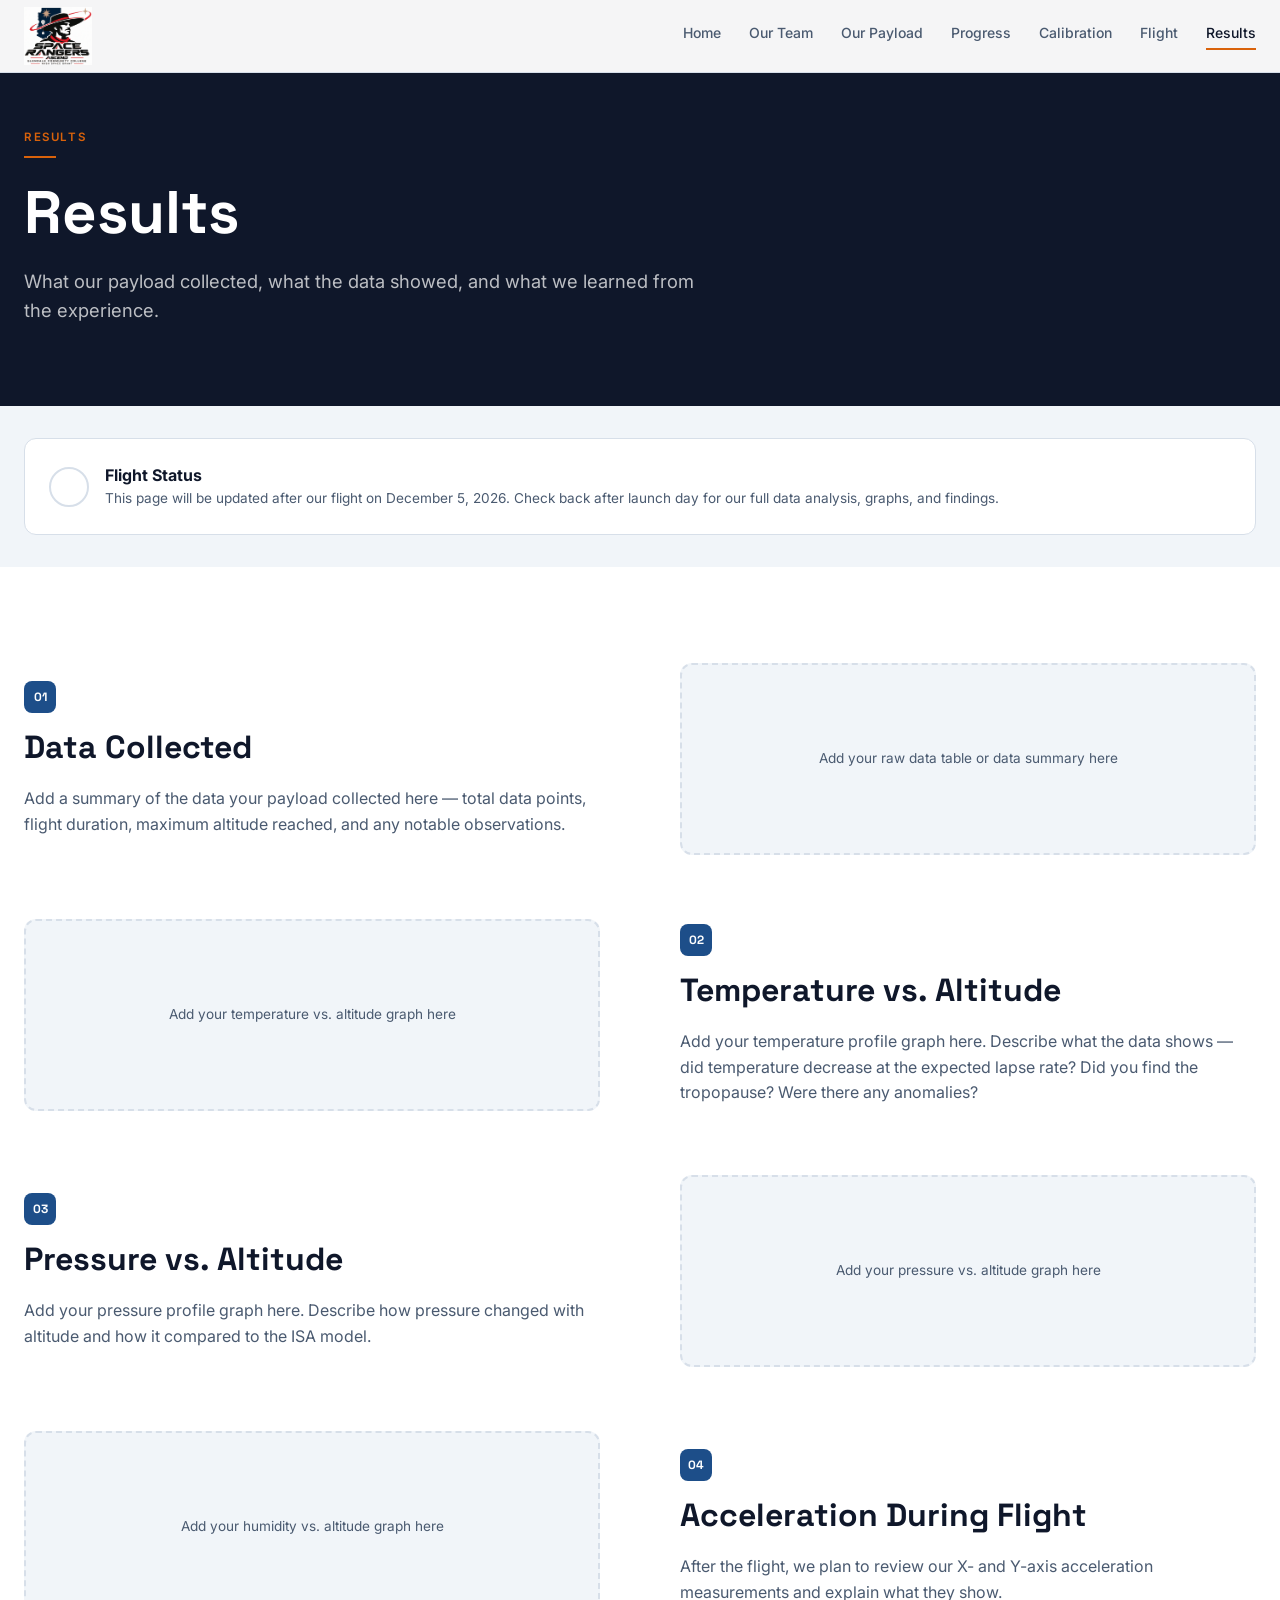
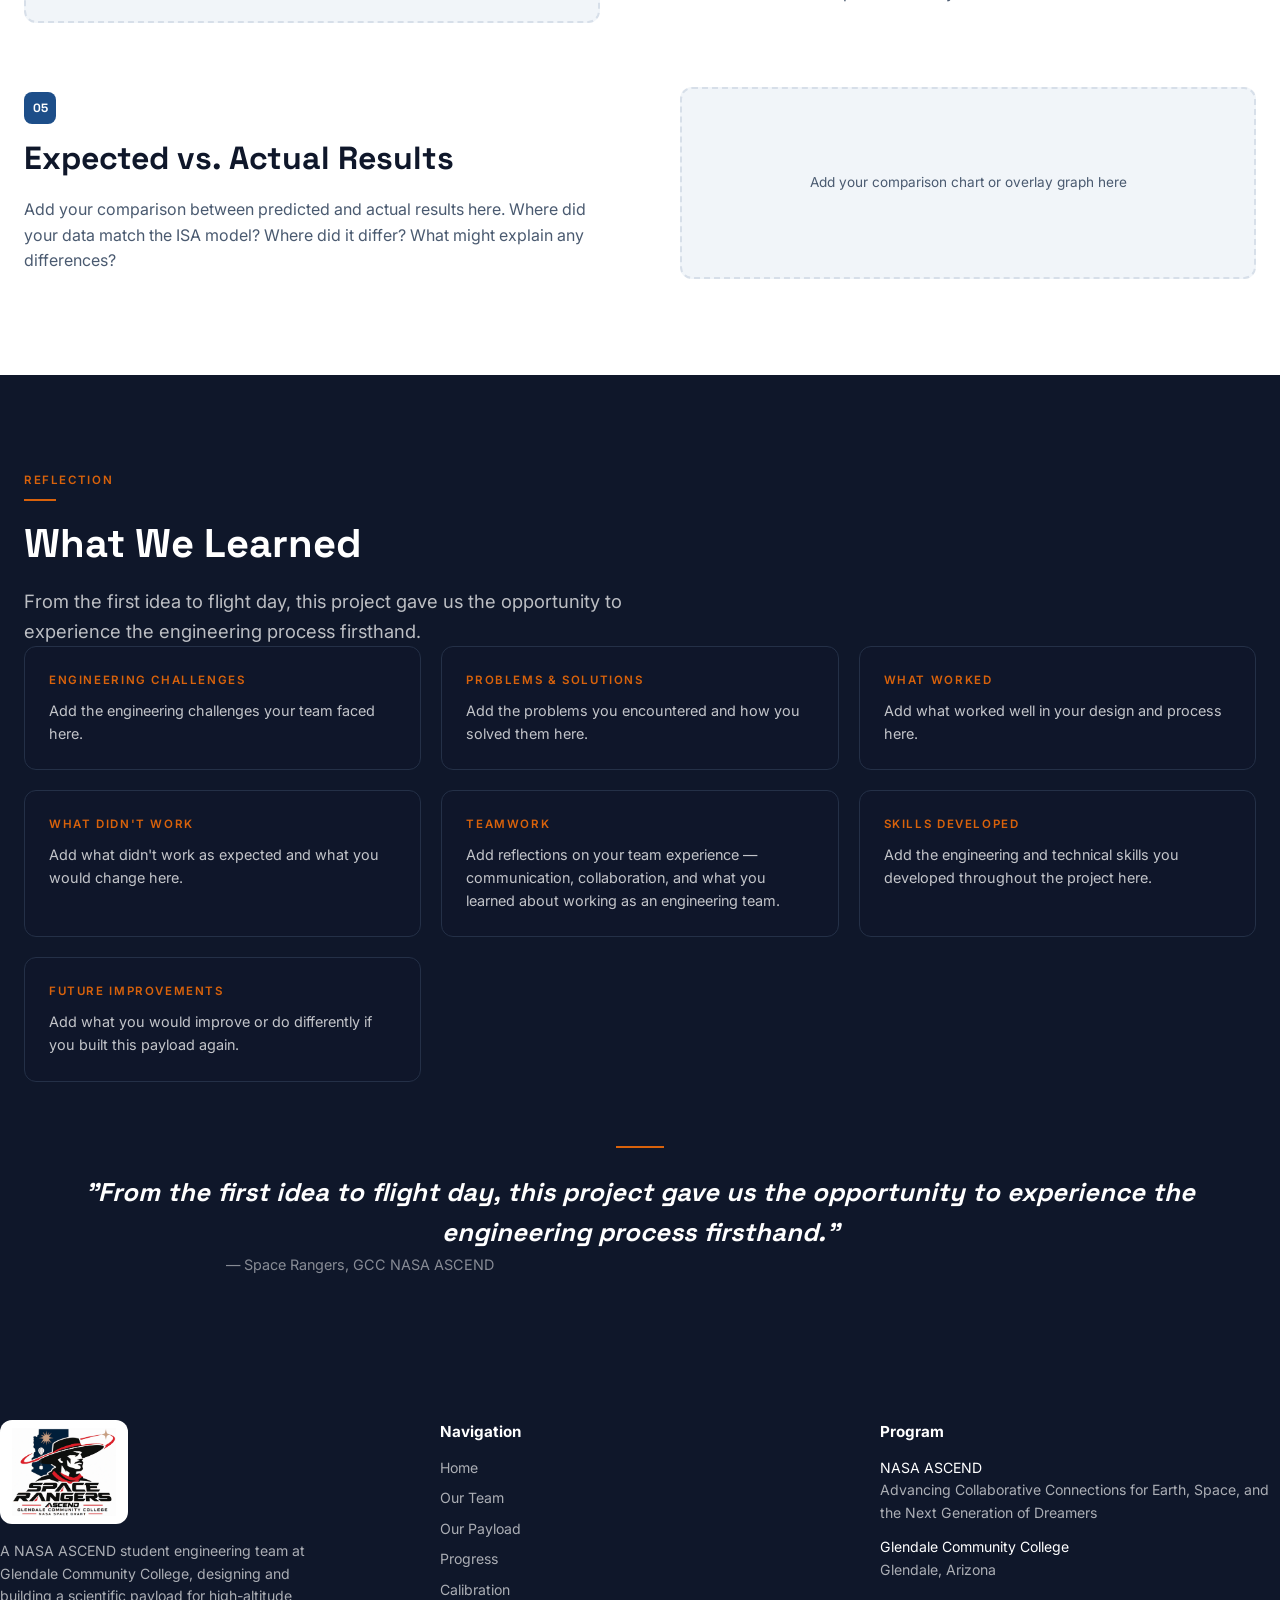
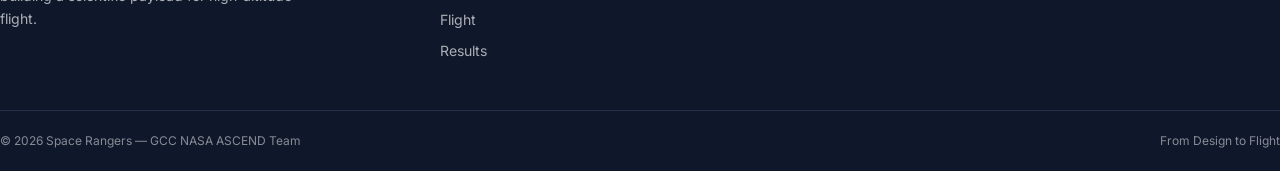
<file: results.html>
<!DOCTYPE html>
<html lang="en">
<head>
  <meta charset="utf-8">
  <meta name="viewport" content="width=device-width, initial-scale=1">
  <title>Results — Space Rangers NASA ASCEND GCC</title>
  <meta name="description" content="Space Rangers is a NASA ASCEND student engineering team at Glendale Community College designing and building a scientific payload for high-altitude balloon flight.">
  <meta property="og:title" content="Results — Space Rangers NASA ASCEND GCC">
  <meta property="og:description" content="From design to flight — follow our team's engineering journey through the NASA ASCEND program.">
  <meta property="og:type" content="website">
  <meta name="twitter:card" content="summary_large_image">
  <link rel="icon" href="assets/images/logo.png">
  <link rel="preconnect" href="https://fonts.googleapis.com">
  <link rel="preconnect" href="https://fonts.gstatic.com" crossorigin>
  <link rel="stylesheet" href="https://fonts.googleapis.com/css2?family=Inter:wght@400;500;600;700&family=Space+Grotesk:wght@500;600;700&display=swap">
  <link rel="stylesheet" href="css/styles.css">
</head>
<body data-page="results">
  <!-- Header and footer are shared by every page. Edit them in js/main.js -->
  <div id="site-header"></div>

  <main class="page" id="p-results">
    <section class="hero">
      <div class="wrap">
        <p class="eyebrow acc">Results</p>
        <div class="bar acc-bg"></div>
        <h1>Results</h1>
        <p class="lead">What our payload collected, what the data showed, and what we learned from the experience.</p>
      </div>
    </section>
    <section class="sec alt tight">
      <div class="wrap">
        <div class="card row-card"><i class="dot upcoming"></i>
          <div><b>Flight Status</b>
            <p class="muted sm">This page will be updated after our flight on December 5, 2026. Check back after launch day for our full data analysis, graphs, and findings.</p>
          </div>
        </div>
      </div>
    </section>
    <section class="sec">
      <div class="wrap stack">
        <div class="two mid alt-row">
          <div><span class="num">01</span>
            <h2 class="md">Data Collected</h2>
            <p class="muted">Add a summary of the data your payload collected here — total data points, flight duration, maximum altitude reached, and any notable observations.</p>
          </div>
          <div class="ph">Add your raw data table or data summary here</div>
        </div>
        <div class="two mid alt-row flip">
          <div><span class="num">02</span>
            <h2 class="md">Temperature vs. Altitude</h2>
            <p class="muted">Add your temperature profile graph here. Describe what the data shows — did temperature decrease at the expected lapse rate? Did you find the tropopause? Were there any anomalies?</p>
          </div>
          <div class="ph">Add your temperature vs. altitude graph here</div>
        </div>
        <div class="two mid alt-row">
          <div><span class="num">03</span>
            <h2 class="md">Pressure vs. Altitude</h2>
            <p class="muted">Add your pressure profile graph here. Describe how pressure changed with altitude and how it compared to the ISA model.</p>
          </div>
          <div class="ph">Add your pressure vs. altitude graph here</div>
        </div>
        <div class="two mid alt-row flip">
          <div><span class="num">04</span>
            <h2 class="md">Acceleration During Flight</h2>
            <p class="muted">After the flight, we plan to review our X- and Y-axis acceleration measurements and explain what they show.</p>
          </div>
          <div class="ph">Add your humidity vs. altitude graph here</div>
        </div>
        <div class="two mid alt-row">
          <div><span class="num">05</span>
            <h2 class="md">Expected vs. Actual Results</h2>
            <p class="muted">Add your comparison between predicted and actual results here. Where did your data match the ISA model? Where did it differ? What might explain any differences?</p>
          </div>
          <div class="ph">Add your comparison chart or overlay graph here</div>
        </div>
      </div>
    </section>
    <section class="sec navy">
      <div class="wrap">
        <p class="eyebrow acc">Reflection</p>
        <div class="bar acc-bg"></div>
        <h2 class="white">What We Learned</h2>
        <p class="lead">From the first idea to flight day, this project gave us the opportunity to experience the engineering process firsthand.</p>
        <div class="grid3">
          <div class="card dark">
            <p class="eyebrow acc">Engineering Challenges</p>
            <p>Add the engineering challenges your team faced here.</p>
          </div>
          <div class="card dark">
            <p class="eyebrow acc">Problems &amp; Solutions</p>
            <p>Add the problems you encountered and how you solved them here.</p>
          </div>
          <div class="card dark">
            <p class="eyebrow acc">What Worked</p>
            <p>Add what worked well in your design and process here.</p>
          </div>
          <div class="card dark">
            <p class="eyebrow acc">What Didn't Work</p>
            <p>Add what didn't work as expected and what you would change here.</p>
          </div>
          <div class="card dark">
            <p class="eyebrow acc">Teamwork</p>
            <p>Add reflections on your team experience — communication, collaboration, and what you learned about working as an engineering team.</p>
          </div>
          <div class="card dark">
            <p class="eyebrow acc">Skills Developed</p>
            <p>Add the engineering and technical skills you developed throughout the project here.</p>
          </div>
          <div class="card dark">
            <p class="eyebrow acc">Future Improvements</p>
            <p>Add what you would improve or do differently if you built this payload again.</p>
          </div>
        </div>
        <div class="center quote">
          <div class="bar acc-bg mx"></div>
          <p class="white italic big3">"From the first idea to flight day, this project gave us the opportunity to experience the engineering process firsthand."</p>
          <p class="lead sm">— Space Rangers, GCC NASA ASCEND</p>
        </div>
      </div>
    </section>
  </main>

  <div id="site-footer"></div>
  <script src="js/main.js"></script>
</body>
</html>
</file>
<file: css/styles.css>
/* ==========================================================
   Space Rangers - NASA ASCEND GCC
   Site-wide styles. Colors and fonts are defined once in :root
   at the top; change them there and every page updates.
   ========================================================== */

:root {
  --bg:#fff;
  --fg:#0f172a;
  --pri:#1d4e89;
  --sec:#f1f5f9;
  --mut:#e8edf3;
  --mf:#4a5a70;
  --acc:#d9620b;
  --bd:#d7dfe9;
  --navy:#0f172a;
  --nb:#243047;
  --h:'Space Grotesk','Inter',system-ui,sans-serif;
}
* {
  box-sizing:border-box;
  margin:0;
}
html {
  scroll-behavior:smooth;
}
body {
  font-family:Inter,system-ui,sans-serif;
  color:var(--fg);
  background:var(--bg);
  line-height:1.6;
  -webkit-font-smoothing:antialiased;
}
a {
  color:inherit;
  text-decoration:none;
}
h1,h2,h3 {
  font-family:var(--h);
  line-height:1.15;
}
:focus-visible {
  outline:2px solid var(--acc);
  outline-offset:2px;
}
.wrap {
  max-width:80rem;
  margin:0 auto;
  padding:0 1.5rem;
}
.narrow {
  max-width:48rem;
}
.narrow2 {
  max-width:56rem;
}
.center {
  text-align:center;
}
.mx {
  margin-left:auto;
  margin-right:auto;
}
header {
  position:fixed;
  inset:0 0 auto 0;
  z-index:50;
  background:rgba(255,255,255,.96);
  backdrop-filter:blur(8px);
  border-bottom:1px solid var(--bd);
}
header .wrap {
  height:4.5rem;
  display:flex;
  align-items:center;
  justify-content:space-between;
}
.brand {
  color:#fff;
  display:flex;
  align-items:center;
}
.brand img.logo {
  height:3.6rem;
  width:auto;
  display:block;
}
nav.top {
  display:none;
  gap:1.75rem;
}
nav.top a {
  color:var(--mf);
  font-size:.875rem;
  font-weight:500;
  padding-bottom:.2rem;
  border-bottom:2px solid transparent;
}
nav.top a:hover {
  color:var(--fg);
}
nav.top a.on {
  color:var(--fg);
  border-bottom-color:var(--acc);
}
#burger {
  background:none;
  border:0;
  color:var(--fg);
  font-size:1.6rem;
  cursor:pointer;
  padding:.25rem .5rem;
}
#mnav {
  display:none;
  flex-direction:column;
  gap:.75rem;
  padding:0 1.5rem 1rem;
}
#mnav.open {
  display:flex;
}
#mnav a {
  color:var(--mf);
  font-size:.9rem;
}
#mnav a.on {
  color:var(--fg);
  font-weight:600;
}
@media(min-width:1024px) {
  nav.top {
    display:flex;
  }
  #burger,#mnav {
    display:none!important;
  }
}
.hero {
  position:relative;
  overflow:hidden;
  background:var(--navy);
  padding:8rem 0 5rem;
  color:#fff;
}
.hero.full {
  min-height:100vh;
  display:flex;
  align-items:center;
  justify-content:center;
  padding:6rem 0;
}
.hero-bg {
  position:absolute;
  inset:0;
  width:100%;
  height:100%;
  object-fit:cover;
  opacity:.2;
}
.hero-bg.strong {
  opacity:1;
}
.hero.full::after {
  content:"";
  position:absolute;
  inset:0;
  background:linear-gradient(rgba(15,23,42,.75),rgba(15,23,42,.85) 60%,rgba(15,23,42,.95));
}
.hero .wrap {
  position:relative;
  z-index:2;
}
.hero.full .wrap {
  max-width:64rem;
}
h1 {
  font-size:clamp(2.25rem,6vw,3.75rem);
  font-weight:700;
  margin-bottom:1.25rem;
}
h1.xl {
  font-size:clamp(3rem,9vw,6rem);
  letter-spacing:-.02em;
  line-height:1;
}
.lead {
  color:rgba(255,255,255,.72);
  font-size:1.15rem;
  max-width:42rem;
}
.lead.mx {
  margin-bottom:2.25rem;
}
.lead.sm {
  font-size:.9rem;
  color:rgba(255,255,255,.5);
}
.pill {
  display:inline-block;
  padding:.25rem .85rem;
  border:1px solid rgba(255,255,255,.25);
  border-radius:99px;
  font-size:.75rem;
  font-weight:600;
  letter-spacing:.12em;
  text-transform:uppercase;
  color:rgba(255,255,255,.85);
  margin-bottom:1.5rem;
}
.btn {
  display:inline-block;
  padding:.85rem 1.75rem;
  border-radius:6px;
  font-weight:600;
  font-size:.9rem;
  margin:.25rem .4rem;
  transition:.2s;
}
.btn.primary {
  background:var(--pri);
  color:#fff;
}
.btn.primary:hover {
  background:#17406f;
}
.btn.ghost {
  border:1px solid rgba(255,255,255,.3);
  color:#fff;
}
.btn.ghost:hover {
  background:rgba(255,255,255,.1);
}
.btn.light {
  background:#fff;
  color:var(--pri);
}
.sec {
  padding:6rem 0;
}
.sec.alt {
  background:var(--sec);
}
.sec.alt2 {
  background:var(--sec);
}
.sec.tight {
  padding:2rem 0;
}
.sec.navy {
  background:var(--navy);
  color:#fff;
}
.sec.cta {
  background:var(--pri);
  color:#fff;
}
.eyebrow {
  font-size:.72rem;
  font-weight:600;
  letter-spacing:.14em;
  text-transform:uppercase;
  color:var(--pri);
  margin-bottom:.6rem;
}
.acc {
  color:var(--acc);
}
.pri {
  color:var(--pri);
}
.bar {
  width:2rem;
  height:2px;
  background:var(--pri);
  margin:0 0 1.25rem;
}
.bar.acc-bg {
  background:var(--acc);
}
.bar.mx {
  margin:0 auto 1.5rem;
  width:3rem;
}
h2 {
  font-size:clamp(1.75rem,4vw,2.5rem);
  font-weight:700;
  margin-bottom:1.25rem;
}
h2.md {
  font-size:clamp(1.5rem,3vw,2rem);
}
h2.white,.white {
  color:#fff;
}
h2.big2 {
  font-size:clamp(2rem,5vw,3rem);
}
h3 {
  font-size:1.1rem;
  font-weight:700;
  margin-bottom:.5rem;
}
h3.lg {
  font-size:1.3rem;
}
.muted {
  color:var(--mf);
}
.sec.navy .muted {
  color:rgba(255,255,255,.6);
}
.sm {
  font-size:.85rem;
}
.lg {
  font-size:1.1rem;
}
.italic {
  font-style:italic;
}
.big3 {
  font-size:clamp(1.2rem,3vw,1.6rem);
  font-family:var(--h);
  font-weight:700;
}
.grow {
  flex:1;
}
.two {
  display:grid;
  gap:3rem;
  grid-template-columns:1fr;
}
@media(min-width:1024px) {
  .two {
    grid-template-columns:1fr 1fr;
    gap:5rem;
  }
  .two.mid {
    align-items:center;
  }
  .two.top {
    align-items:start;
  }
  .alt-row.flip>:first-child {
    order:2;
  }
}
.grid2,.grid3,.grid5 {
  display:grid;
  gap:1.25rem;
  grid-template-columns:1fr;
}
@media(min-width:768px) {
  .grid2 {
    grid-template-columns:1fr 1fr;
  }
  .grid3 {
    grid-template-columns:1fr 1fr;
  }
}
@media(min-width:1024px) {
  .grid3 {
    grid-template-columns:repeat(3,1fr);
  }
}
.grid5 {
  grid-template-columns:repeat(2,1fr);
}
@media(min-width:640px) {
  .grid5 {
    grid-template-columns:repeat(3,1fr);
  }
}
@media(min-width:1024px) {
  .grid5 {
    grid-template-columns:repeat(5,1fr);
  }
}
.grid2.tight {
  gap:.75rem;
  margin:1.25rem 0;
}
.stack {
  display:flex;
  flex-direction:column;
  gap:4rem;
}
.card {
  background:#fff;
  border:1px solid var(--bd);
  border-radius:12px;
  padding:1.5rem;
  position:relative;
  overflow:hidden;
}
.card.nopad {
  padding:0;
}
.card .pad {
  padding:1.25rem;
}
.sec.alt .card {
  background:#fff;
}
.card.dark {
  background:rgba(15,23,42,.6);
  border-color:var(--nb);
  color:rgba(255,255,255,.75);
  font-size:.9rem;
}
.card.phase {
  transition:transform .25s;
}
.card.phase:hover {
  transform:translateY(-4px);
}
.card.phase.active {
  background:var(--pri);
  border-color:var(--pri);
  color:#fff;
}
.card.phase.active p {
  color:rgba(255,255,255,.8);
}
.card.phase p {
  font-size:.875rem;
  color:var(--mf);
}
.card.phase .big {
  position:absolute;
  right:-.5rem;
  bottom:-1.25rem;
  font:700 6rem var(--h);
  color:rgba(29,78,137,.06);
  line-height:1;
}
.card.phase.active .big {
  color:rgba(255,255,255,.1);
}
.card.act {
  border-color:rgba(217,98,11,.45);
  background:rgba(217,98,11,.04);
}
.badge {
  display:inline-block;
  font-size:.72rem;
  font-weight:600;
  padding:.15rem .6rem;
  border-radius:99px;
  margin-bottom:.9rem;
}
.badge.complete {
  background:rgba(29,78,137,.1);
  color:var(--pri);
}
.badge.active {
  background:rgba(217,98,11,.12);
  color:var(--acc);
}
.badge.upcoming {
  background:var(--mut);
  color:var(--mf);
}
.card.phase.active .badge {
  background:rgba(255,255,255,.2);
  color:#fff;
}
.stats {
  display:grid;
  gap:1rem;
}
.stat {
  display:flex;
  flex-direction:column;
  border:1px solid var(--bd);
  border-left:4px solid var(--pri);
  background:var(--sec);
  border-radius:8px;
  padding:1.1rem 1.4rem;
}
.stat b {
  font:700 1.9rem var(--h);
  color:var(--pri);
}
.stat span {
  font-size:.85rem;
  color:var(--mf);
  font-weight:500;
}
.stat.c {
  border-left:1px solid var(--bd);
  text-align:center;
  border-radius:12px;
}
.stat.c b {
  font-size:1.5rem;
}
.strip {
  display:grid;
  gap:1.5rem;
  position:relative;
  margin-bottom:2.5rem;
}
@media(min-width:768px) {
  .strip {
    grid-template-columns:repeat(8,1fr);
  }
  .strip::before {
    content:"";
    position:absolute;
    top:1.25rem;
    left:0;
    right:0;
    height:2px;
    background:var(--bd);
  }
}
.ms {
  display:flex;
  flex-direction:column;
  align-items:center;
  text-align:center;
  position:relative;
}
.ms b {
  font-size:.9rem;
}
.ms .now {
  font-style:normal;
  font-size:.68rem;
  font-weight:700;
  letter-spacing:.08em;
  text-transform:uppercase;
  color:var(--acc);
  margin-top:.15rem;
}
.ms span {
  font-size:.78rem;
  color:var(--mf);
}
.dot {
  display:inline-block;
  width:2.5rem;
  height:2.5rem;
  border-radius:50%;
  border:2px solid var(--bd);
  background:#fff;
  margin-bottom:.7rem;
  position:relative;
  z-index:2;
}
.dot.complete {
  background:var(--pri);
  border-color:var(--pri);
}
.dot.active {
  background:var(--acc);
  border-color:var(--acc);
}
.dot.complete::after {
  content:"✓";
  color:#fff;
  position:absolute;
  inset:0;
  display:flex;
  align-items:center;
  justify-content:center;
  font-size:.95rem;
}
.dot.active::after {
  content:"";
  position:absolute;
  width:.65rem;
  height:.65rem;
  background:#fff;
  border-radius:50%;
  top:50%;
  left:50%;
  transform:translate(-50%,-50%);
}
.dot.sm {
  width:.55rem;
  height:.55rem;
  border-width:0;
  margin:0 .4rem 0 0;
  vertical-align:middle;
  background:var(--bd);
}
.dot.sm.active {
  background:var(--acc);
}
.dot.sm.complete {
  background:var(--pri);
}
.dot.sm::after {
  display:none;
}
.link {
  color:var(--pri);
  font-weight:600;
  font-size:.9rem;
}
.link:hover {
  opacity:.8;
}
.member {
  text-align:center;
  padding:0;
}
.member b {
  display:block;
  font-size:.9rem;
  padding:1rem 1rem 0;
}
.member span {
  display:block;
  font-size:.75rem;
  color:var(--mf);
  padding:.25rem 1rem 1rem;
}
.ph-av {
  width:100%;
  aspect-ratio:1;
  background:var(--mut);
  display:flex;
  align-items:center;
  justify-content:center;
  overflow:hidden;
}
.ph-av img {
  width:100%;
  height:100%;
  object-fit:cover;
  object-position:top;
}
.member-full {
  display:flex;
  flex-direction:column;
}
.ph-av.lg {
  width:5rem;
  height:5rem;
  border-radius:50%;
  border:2px solid var(--bd);
  margin-bottom:1.25rem;
  flex:none;
}
.meta {
  border-top:1px solid var(--bd);
  margin-top:1rem;
  padding-top:1rem;
  font-size:.78rem;
  color:var(--mf);
}
.meta b {
  color:var(--fg);
}
.tag {
  display:inline-block;
  font-size:.72rem;
  font-weight:600;
  padding:.15rem .6rem;
  border-radius:99px;
  background:rgba(29,78,137,.1);
  color:var(--pri);
  margin-bottom:.75rem;
}
.callout {
  margin-top:1.5rem;
  padding:1.25rem;
  border-radius:12px;
  background:var(--sec);
  border:1px solid var(--bd);
}
.callout.acc-l {
  border-left:4px solid var(--acc);
}
.rows {
  display:flex;
  flex-direction:column;
  gap:.75rem;
}
.row {
  display:flex;
  gap:.6rem;
  align-items:flex-start;
  padding:1rem;
  background:#fff;
  border:1px solid var(--bd);
  border-radius:8px;
  font-size:.9rem;
}
.row .dot {
  margin-top:.5rem;
  flex:none;
}
.ph {
  border:2px dashed var(--bd);
  background:var(--sec);
  border-radius:12px;
  color:var(--mf);
  font-size:.85rem;
  text-align:center;
  padding:3.5rem 1.5rem;
  min-height:12rem;
  display:flex;
  align-items:center;
  justify-content:center;
}
.card .ph {
  border:0;
  border-bottom:1px solid var(--bd);
  border-radius:0;
  min-height:0;
  padding:2.5rem 1rem;
}
.ph.sm {
  min-height:0;
  padding:1.5rem;
  margin-top:1.25rem;
  font-size:.85rem;
}
.timeline .entry {
  display:flex;
  gap:2rem;
  margin-bottom:2rem;
  position:relative;
}
.timeline .entry>.dot.big {
  display:none;
}
@media(min-width:768px) {
  .timeline::before {
    content:"";
    position:absolute;
    left:calc(2.75rem - 1px);
    top:1.5rem;
    bottom:1.5rem;
    width:2px;
    background:var(--bd);
  }
  .timeline {
    position:relative;
  }
  .timeline .entry>.dot.big {
    display:inline-block;
    flex:none;
    margin-top:.25rem;
  }
}
.timeline .card {
  flex:1;
}
.meta-row {
  display:flex;
  flex-wrap:wrap;
  gap:.75rem;
  align-items:center;
  margin-bottom:.5rem;
}
.meta-row .badge {
  margin:0;
}
.box {
  background:var(--sec);
  border:1px solid var(--bd);
  border-radius:8px;
  padding:.85rem;
}
.box b {
  font-size:.78rem;
  display:block;
  margin-bottom:.25rem;
}
.box p {
  font-size:.85rem;
  color:var(--mf);
}
.photos {
  display:grid;
  grid-template-columns:repeat(2,1fr);
  gap:.5rem;
  margin-top:.5rem;
}
@media(min-width:768px) {
  .photos {
    grid-template-columns:repeat(3,1fr);
  }
}
.photos img {
  width:100%;
  height:10rem;
  object-fit:cover;
  border-radius:8px;
}
.numrow {
  display:flex;
  align-items:center;
  gap:.75rem;
  margin-bottom:1rem;
}
.num {
  display:inline-flex;
  align-items:center;
  justify-content:center;
  width:2rem;
  height:2rem;
  border-radius:8px;
  background:var(--pri);
  color:#fff;
  font:700 .75rem var(--h);
  margin-bottom:1rem;
}
.numrow .num {
  margin:0;
}
.numrow .eyebrow {
  margin:0;
}
.banner {
  margin-top:4rem;
  background:var(--navy);
  border-radius:12px;
  padding:1.5rem;
  display:flex;
  flex-wrap:wrap;
  gap:1rem;
  align-items:center;
  justify-content:space-between;
}
.banner .date {
  color:#fff;
  font:700 1.6rem var(--h);
}
.banner .eyebrow {
  margin-bottom:.2rem;
}
.acc-pill {
  background:rgba(217,98,11,.2);
  border-color:rgba(217,98,11,.4);
  color:#f4a15c;
  margin:0;
}
.pstrip {
  display:none;
  align-items:center;
  margin-bottom:3rem;
  overflow-x:auto;
}
@media(min-width:768px) {
  .pstrip {
    display:flex;
  }
}
.pitem {
  display:flex;
  flex-direction:column;
  align-items:center;
  gap:.5rem;
  padding:0 1rem;
  font-size:.75rem;
  font-weight:600;
  white-space:nowrap;
}
.pitem .dot {
  margin:0;
}
.line {
  width:2rem;
  height:2px;
  background:var(--bd);
  flex:none;
}
.row-card {
  display:flex;
  gap:1rem;
  align-items:center;
}
.row-card .dot {
  flex:none;
  margin:0;
}
.quote {
  margin-top:4rem;
}
footer {
  background:var(--navy);
  color:rgba(255,255,255,.65);
  font-size:.88rem;
}
footer .cols {
  display:grid;
  gap:2.5rem;
  padding:3rem 0;
  grid-template-columns:1fr;
}
@media(min-width:768px) {
  footer .cols {
    grid-template-columns:repeat(3,1fr);
  }
}
footer h4 {
  color:#fff;
  font-size:.95rem;
  margin-bottom:.75rem;
}
footer ul {
  list-style:none;
  padding:0;
  display:flex;
  flex-direction:column;
  gap:.5rem;
}
footer a:hover {
  color:#fff;
}
footer p.w {
  color:#fff;
}
footer .brand img.logo {
  height:6.5rem;
  background:#fff;
  border-radius:12px;
  padding:.5rem .75rem;
}
footer .legal {
  border-top:1px solid var(--nb);
  padding:1.25rem 0;
  font-size:.75rem;
  color:rgba(255,255,255,.5);
  display:flex;
  flex-wrap:wrap;
  justify-content:space-between;
  gap:.25rem;
}
@media(prefers-reduced-motion:reduce) {
  * {
    transition:none!important;
    scroll-behavior:auto!important;
  }
}
.eq {
  font-size:1.18rem;
  font-weight:700;
  overflow-wrap:anywhere;
  line-height:1.6;
}
.page .entry {
  margin-bottom:20px;
}
.page .card h3 {
  margin-top:0;
}

/* Captioned images (used on the payload page) */
.figure {
  margin:2rem 0 0;
}
.figure img {
  display:block;
  width:100%;
  max-width:48rem;
  height:auto;
  border-radius:12px;
  border:1px solid var(--bd);
}
.figure figcaption {
  margin-top:.6rem;
  font-size:.85rem;
  color:var(--mf);
}

/* Four-column grid (used for the hardware overview on the payload page) */
.grid4 {
  display:grid;
  gap:1.25rem;
  grid-template-columns:repeat(2,1fr);
}
@media(min-width:1024px) {
  .grid4 {
    grid-template-columns:repeat(4,1fr);
  }
}

/* Hardware section: components on the left, circuit board photo on the right (payload page) */
.hw-split {
  display:grid;
  gap:2rem;
  grid-template-columns:1fr;
  margin-top:2rem;
  align-items:start;
}
.hw-parts {
  display:grid;
  gap:1rem;
  grid-template-columns:repeat(2,1fr);
}
.hw-split .figure {
  margin:0;
}
.hw-split .figure img {
  max-width:100%;
}
@media(min-width:1024px) {
  .hw-split {
    grid-template-columns:3fr 2fr;
    gap:2.5rem;
  }
}

/* System block diagrams: up to three side by side, each with a title (payload page) */
.diagrams {
  display:grid;
  gap:1.5rem;
  grid-template-columns:1fr;
  margin-top:2rem;
}
@media(min-width:900px) {
  .diagrams {
    grid-template-columns:repeat(3,1fr);
  }
}
.diagram {
  margin:0;
}
.diagram h3 {
  font-size:1.05rem;
  margin-bottom:.75rem;
}
.diagram img {
  display:block;
  width:100%;
  height:auto;
  background:#fff;
  border:1px solid var(--bd);
  border-radius:12px;
}
</file>
